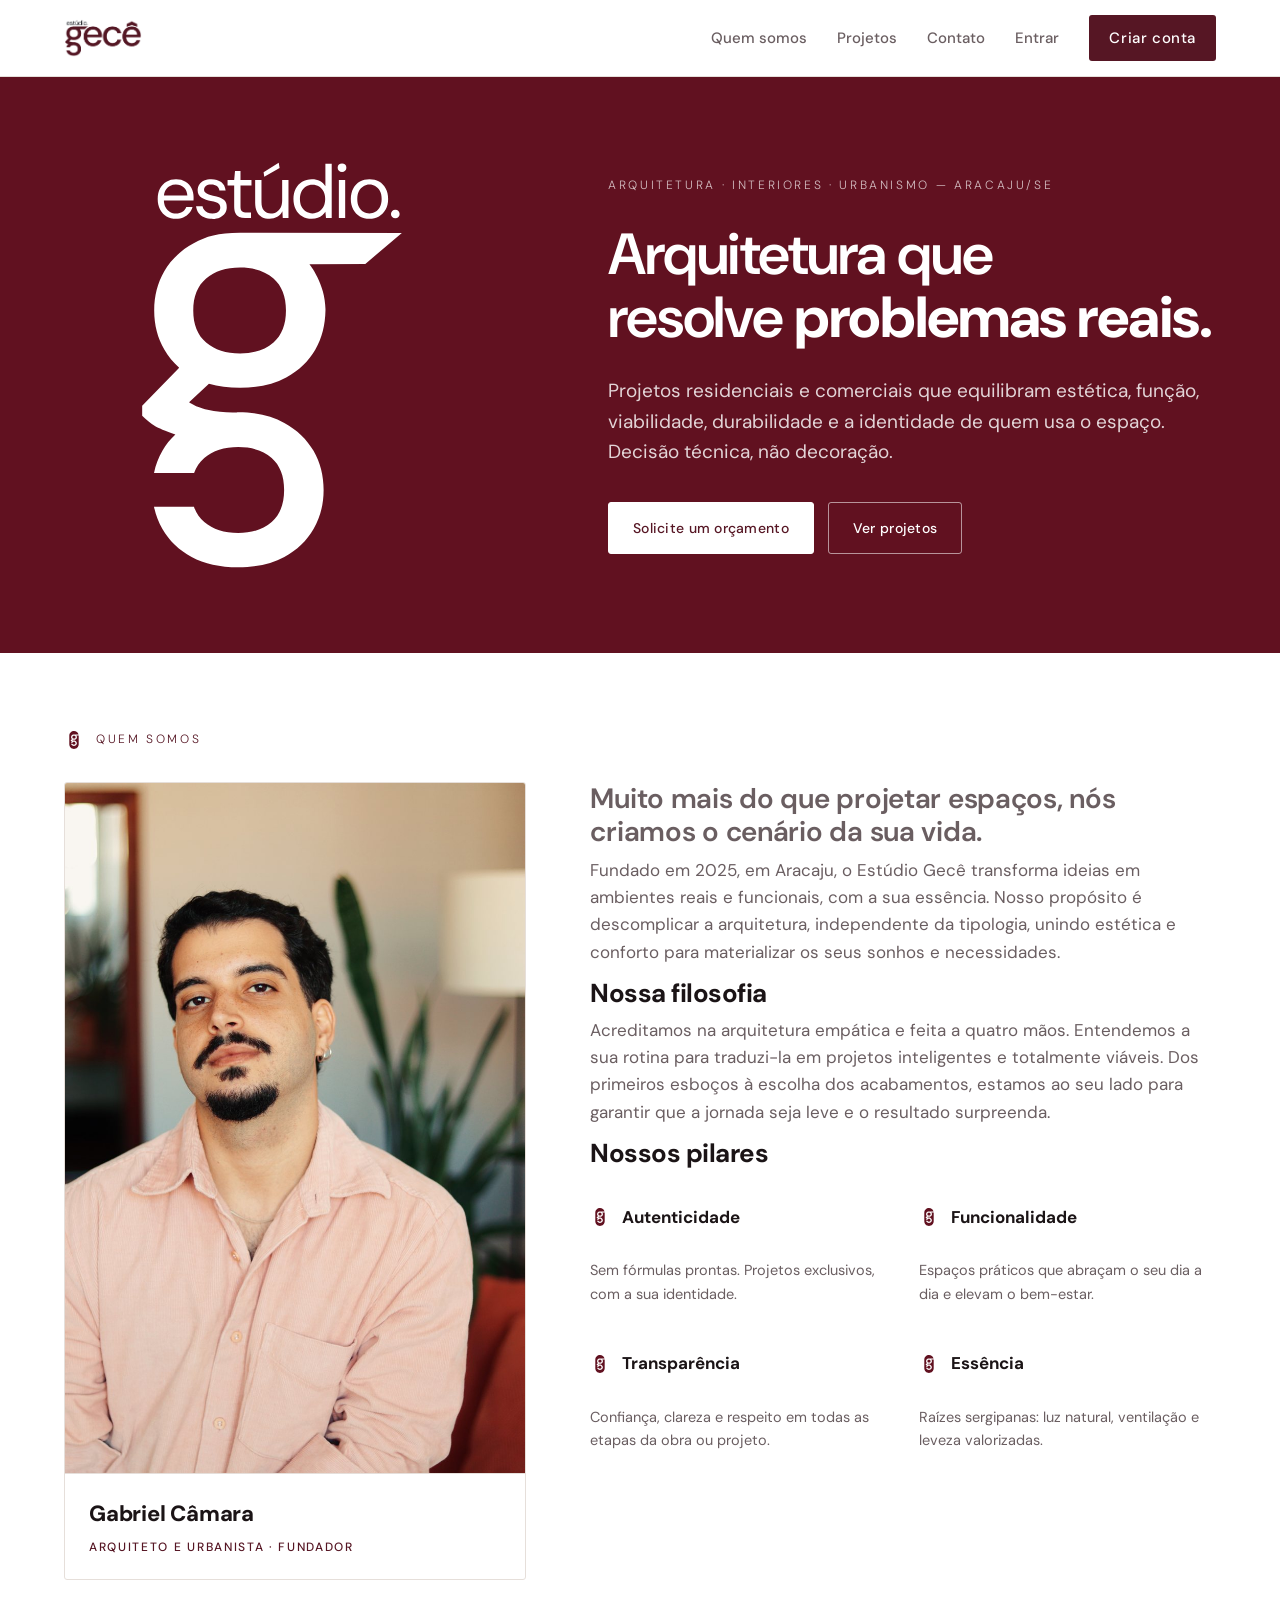
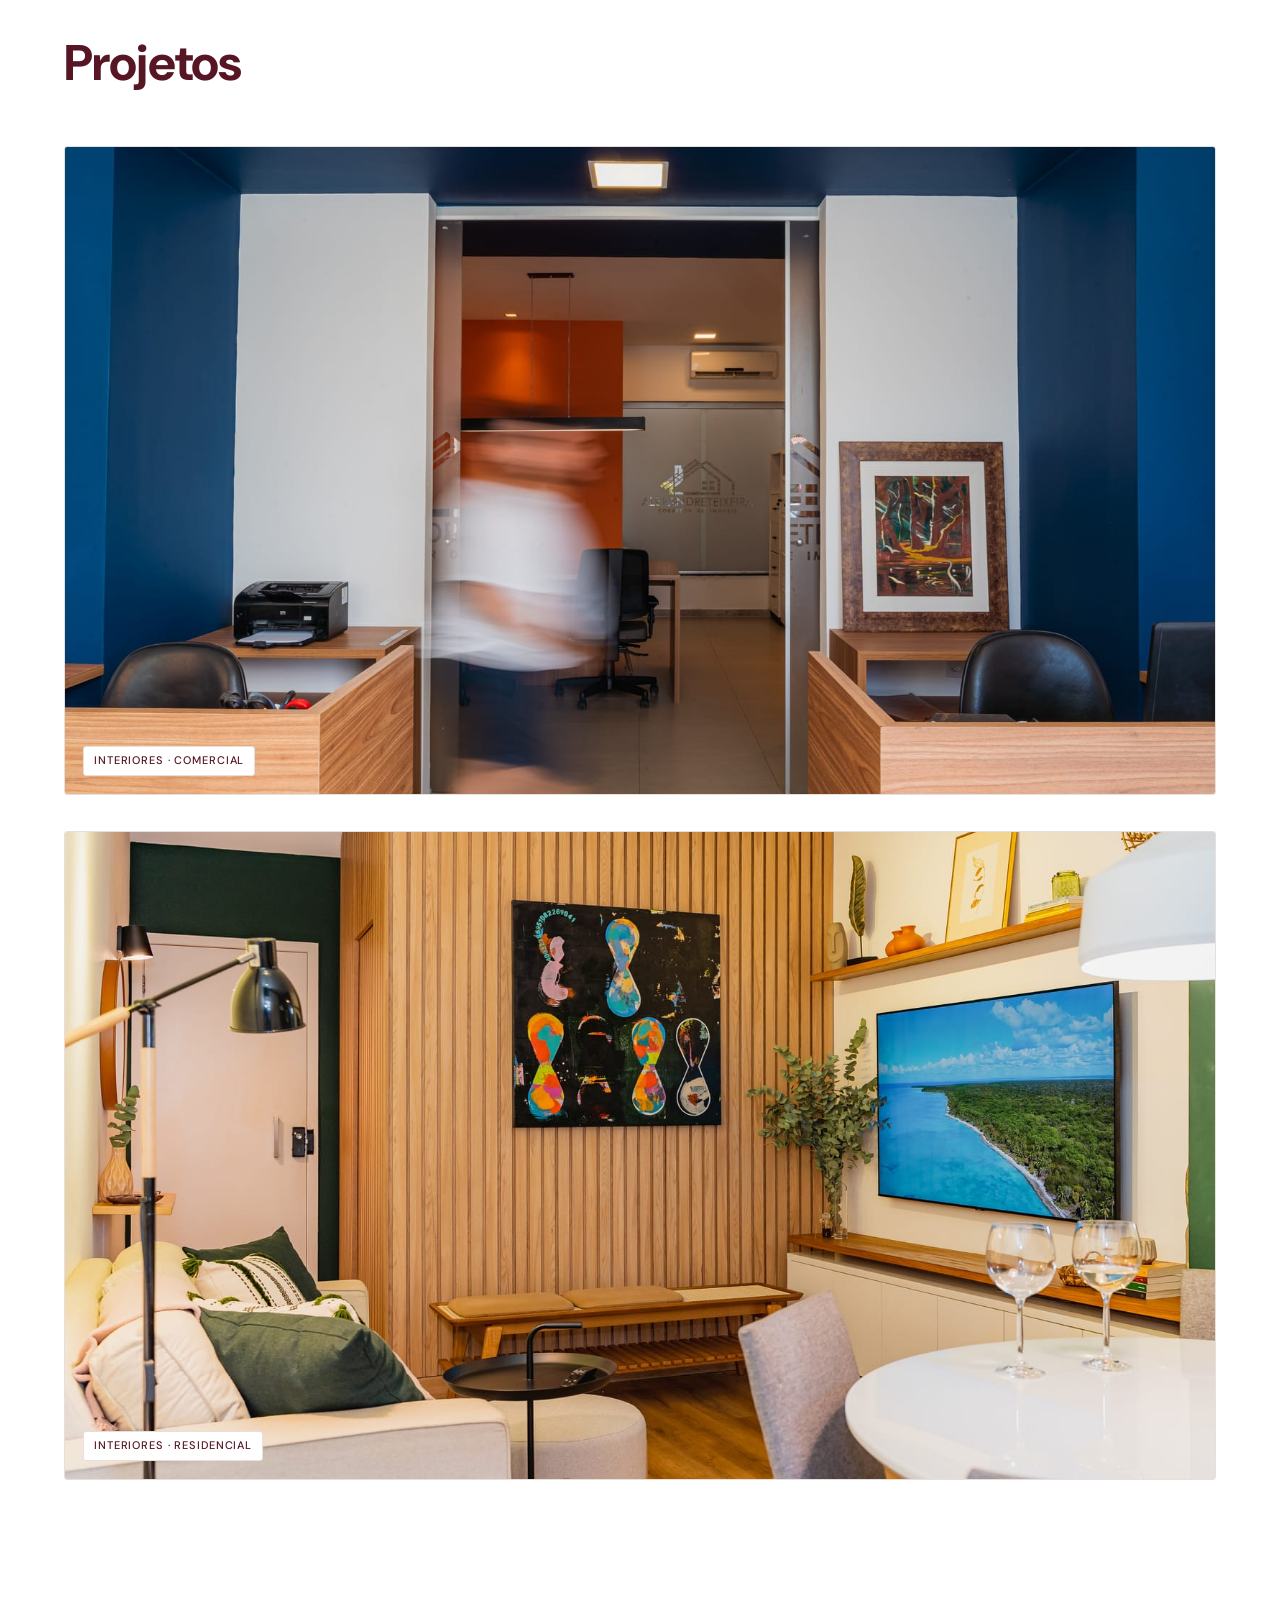
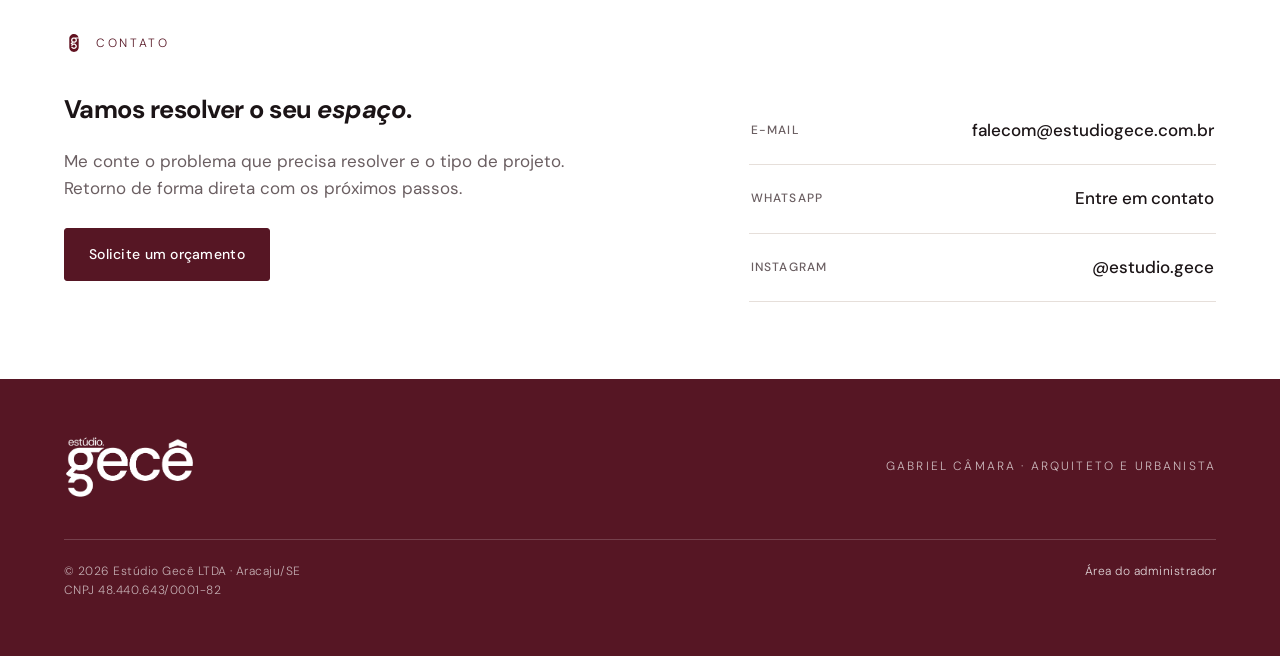
<file: index.html>
<!doctype html>
<html lang="pt-BR">
<head>
  <meta charset="utf-8" />
  <meta name="viewport" content="width=device-width, initial-scale=1" />
  <title>Estúdio Gecê — Arquitetura, interiores e urbanismo · Aracaju/SE</title>
  <meta name="description" content="Estúdio Gecê: arquitetura que resolve problemas reais. Projetos residenciais, comerciais, de interiores e intervenções urbanas em Aracaju e região, por Gabriel Câmara." />

  <meta property="og:title" content="Estúdio Gecê — Arquitetura e urbanismo" />
  <meta property="og:description" content="Arquitetura que equilibra estética, função, viabilidade e identidade." />
  <meta property="og:type" content="website" />
  <meta property="og:locale" content="pt_BR" />
  <meta property="og:image" content="/assets/img/marca-split.png" />

  <link rel="icon" type="image/svg+xml" href="/assets/img/selo-fullcolor.svg" />
  <link rel="icon" type="image/svg+xml" href="/assets/img/selo-fullcolor.svg" media="(prefers-color-scheme: light)" />
  <link rel="icon" type="image/svg+xml" href="/assets/img/selo-branca.svg" media="(prefers-color-scheme: dark)" />
  <link rel="apple-touch-icon" href="/assets/img/selo-fullcolor.svg" />
  <link rel="preconnect" href="https://fonts.googleapis.com" />
  <link rel="preconnect" href="https://fonts.gstatic.com" crossorigin />
  <link href="https://fonts.googleapis.com/css2?family=DM+Sans:wght@400;500;600;700;800&display=swap" rel="stylesheet" />

  <link rel="stylesheet" href="/assets/css/styles.css" />
  <script>document.documentElement.classList.add('js');</script>
</head>
<body>

  <!-- HEADER -->
  <header class="site-header">
    <div class="wrap site-header__inner">
      <a class="brand-logo" href="/" aria-label="Estúdio Gecê — início">
        <img src="/assets/img/logo-gece-transp.png" alt="Estúdio Gecê" />
      </a>

      <button class="nav-toggle" aria-label="Abrir menu" aria-expanded="false">
        <span></span><span></span><span></span>
      </button>

      <nav class="nav" aria-label="Principal">
        <a href="#estudio">Quem somos</a>
        <a href="#projetos">Projetos</a>
        <a href="#contato">Contato</a>
        <a href="/login/">Entrar</a>
        <a class="nav__cta" href="/registrar/">Criar conta</a>
      </nav>
    </div>
  </header>

  <main>

    <!-- HERO -->
    <section class="hero">
      <div class="hero__grid">
        <div class="hero__media" role="img" aria-label="Grafismo da marca Estúdio Gecê"></div>
        <div class="hero__text">
          <p class="eyebrow">Arquitetura · Interiores · Urbanismo — Aracaju/SE</p>
          <h1 class="hero__title">Arquitetura que<br>resolve <em>problemas reais.</em></h1>
          <p class="hero__lede">
            Projetos residenciais e comerciais que equilibram estética, função,
            viabilidade, durabilidade e a identidade de quem usa o espaço.
            Decisão técnica, não decoração.
          </p>
          <div class="hero__actions">
            <a class="btn btn--solid" href="/orcamento/">Solicite um orçamento</a>
            <a class="btn btn--ghost" href="#projetos">Ver projetos</a>
          </div>
        </div>
      </div>
    </section>

    <!-- QUEM SOMOS -->
    <section id="estudio" class="block">
      <div class="wrap">
        <div class="manifesto__head reveal">
          <span class="gable" aria-hidden="true"></span>
          <p class="eyebrow">Quem somos</p>
        </div>

        <div class="about__grid">
          <figure class="founder reveal" style="margin:0">
            <img class="founder__photo" src="/assets/img/gabriel.jpg" alt="Gabriel Câmara, fundador do Estúdio Gecê" />
            <figcaption class="founder__id">
              <div class="founder__name">Gabriel Câmara</div>
              <div class="founder__role">Arquiteto e Urbanista · Fundador</div>
            </figcaption>
          </figure>

          <div class="about__text reveal">
            <p class="about__lead">Muito mais do que projetar espaços, nós criamos o cenário da sua vida.</p>
            <p>
              Fundado em 2025, em Aracaju, o Estúdio Gecê transforma ideias em ambientes
              reais e funcionais, com a sua essência. Nosso propósito é descomplicar a
              arquitetura, independente da tipologia, unindo estética e conforto para
              materializar os seus sonhos e necessidades.
            </p>

            <h3>Nossa filosofia</h3>
            <p>
              Acreditamos na arquitetura empática e feita a quatro mãos. Entendemos a sua
              rotina para traduzi-la em projetos inteligentes e totalmente viáveis. Dos
              primeiros esboços à escolha dos acabamentos, estamos ao seu lado para garantir
              que a jornada seja leve e o resultado surpreenda.
            </p>

            <h3>Nossos pilares</h3>
            <div class="pillars">
              <div class="pillar">
                <div class="pillar__top"><span class="gable" aria-hidden="true"></span><h4>Autenticidade</h4></div>
                <p>Sem fórmulas prontas. Projetos exclusivos, com a sua identidade.</p>
              </div>
              <div class="pillar">
                <div class="pillar__top"><span class="gable" aria-hidden="true"></span><h4>Funcionalidade</h4></div>
                <p>Espaços práticos que abraçam o seu dia a dia e elevam o bem-estar.</p>
              </div>
              <div class="pillar">
                <div class="pillar__top"><span class="gable" aria-hidden="true"></span><h4>Transparência</h4></div>
                <p>Confiança, clareza e respeito em todas as etapas da obra ou projeto.</p>
              </div>
              <div class="pillar">
                <div class="pillar__top"><span class="gable" aria-hidden="true"></span><h4>Essência</h4></div>
                <p>Raízes sergipanas: luz natural, ventilação e leveza valorizadas.</p>
              </div>
            </div>
          </div>
        </div>
      </div>
    </section>

    <!-- PROJETOS -->
    <section id="projetos" class="block">
      <div class="wrap">
        <div class="projects__head reveal">
          <h2>Projetos</h2>
        </div>

        <!-- Um bloco por projeto. Para adicionar: duplique .project-item,
             troque a imagem, a tag, o título e o href da página do projeto. -->
        <div class="projects-list reveal">
          <a class="project-item" href="/projetos/escritorio-at/">
            <div class="project-item__media">
              <img src="/assets/img/projetos/escritorio-at/at-19.jpg" alt="Escritório AT — interior comercial de um corretor de imóveis pelo Estúdio Gecê" loading="lazy" />
              <span class="card__tag">Interiores · Comercial</span>
              <span class="project-item__hovertitle">Escritório AT</span>
            </div>
          </a>
          <a class="project-item" href="/projetos/vida-bela/">
            <div class="project-item__media">
              <img src="/assets/img/projetos/vida-bela/vb-25.jpg" alt="Apartamento Vida Bela — interiores residenciais em Aracaju pelo Estúdio Gecê" loading="lazy" />
              <span class="card__tag">Interiores · Residencial</span>
              <span class="project-item__hovertitle">Apartamento Vida Bela</span>
            </div>
          </a>
        </div>
      </div>
    </section>

    <!-- CONTATO -->
    <section id="contato" class="block">
      <div class="wrap">
        <div class="manifesto__head reveal">
          <span class="gable" aria-hidden="true"></span>
          <p class="eyebrow">Contato</p>
        </div>

        <div class="contact__grid">
          <div class="reveal">
            <h2>Vamos resolver o seu <em>espaço</em>.</h2>
            <p class="contact__lede">
              Me conte o problema que precisa resolver e o tipo de projeto.
              Retorno de forma direta com os próximos passos.
            </p>
            <p style="margin-top:26px"><a class="btn btn--solid" href="/orcamento/">Solicite um orçamento</a></p>
          </div>

          <!-- EDITAR: troque pelos contatos reais -->
          <ul class="contact__list reveal">
            <li><a href="mailto:falecom@estudiogece.com.br"><span class="label">E-mail</span><span class="value">falecom@estudiogece.com.br</span></a></li>
            <li><a href="https://wa.me/5579991021377" target="_blank" rel="noopener"><span class="label">WhatsApp</span><span class="value">Entre em contato</span></a></li>
            <li><a href="https://instagram.com/estudio.gece" target="_blank" rel="noopener"><span class="label">Instagram</span><span class="value">@estudio.gece</span></a></li>
          </ul>
        </div>
      </div>
    </section>

  </main>

  <!-- FOOTER -->
  <footer class="site-footer">
    <div class="wrap">
      <div class="site-footer__top">
        <a class="site-footer__logo" href="/" aria-label="Estúdio Gecê">
          <img src="/assets/img/logo-gece-branco.png" alt="Estúdio Gecê" />
        </a>
        <span class="site-footer__tag">Gabriel Câmara · Arquiteto e Urbanista</span>
      </div>
      <div class="site-footer__legal">
        <span>© <span data-year>2026</span> Estúdio Gecê LTDA · Aracaju/SE<br />CNPJ 48.440.643/0001-82</span>
        <a href="/admin/">Área do administrador</a>
      </div>
    </div>
  </footer>

  <script src="/assets/js/main.js"></script>
</body>
</html>
</file>
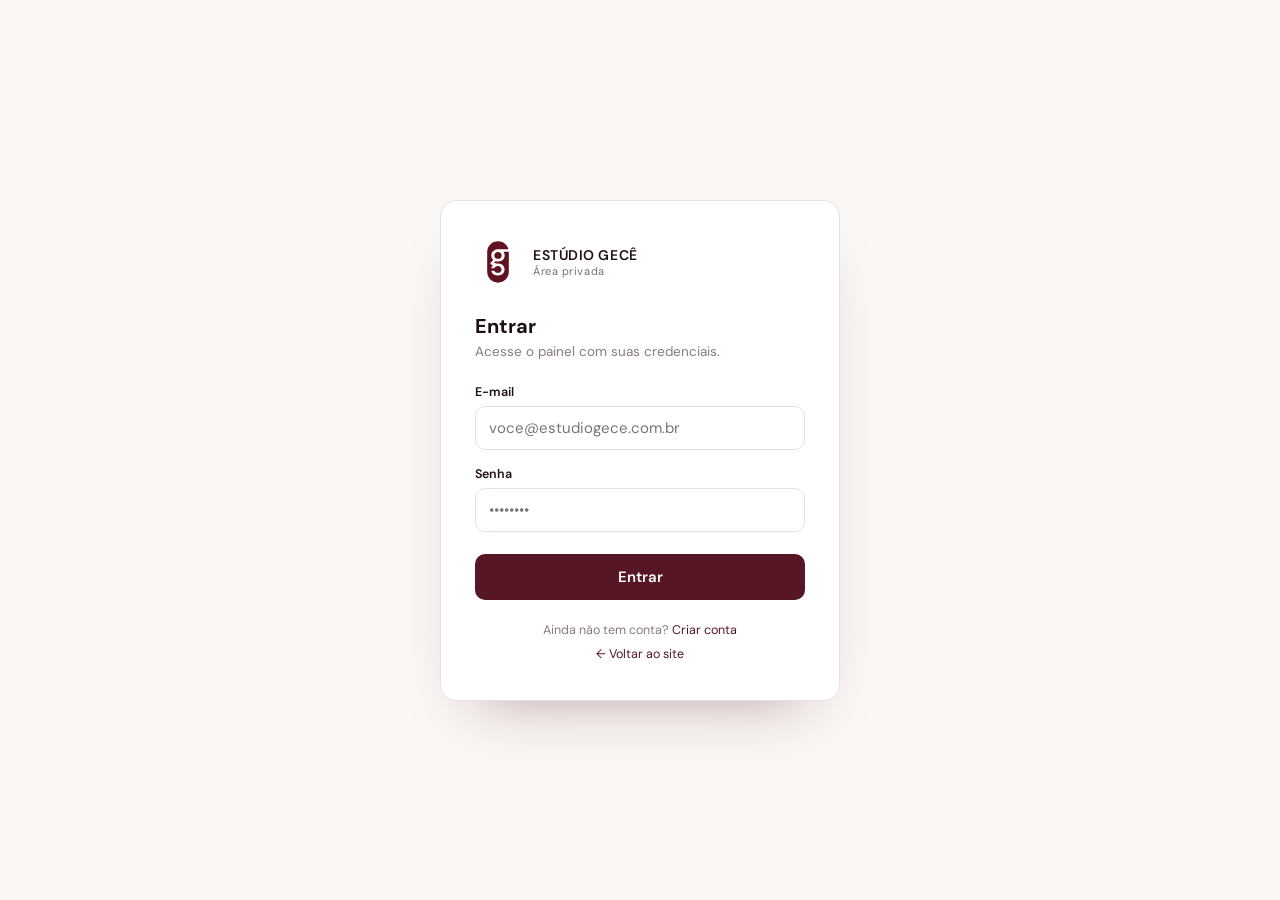
<file: login/index.html>
<!DOCTYPE html>
<html lang="pt-BR">
<head>
<meta charset="UTF-8">
<meta name="viewport" content="width=device-width, initial-scale=1.0">
<meta name="robots" content="noindex, nofollow">
<title>Entrar — Estúdio Gecê</title>
<link rel="icon" type="image/svg+xml" href="/assets/img/selo-fullcolor.svg">
<link rel="preconnect" href="https://fonts.googleapis.com">
<link rel="preconnect" href="https://fonts.gstatic.com" crossorigin>
<link href="https://fonts.googleapis.com/css2?family=DM+Sans:opsz,wght@9..40,400;9..40,500;9..40,600;9..40,700&display=swap" rel="stylesheet">
<style>
  :root { --bordeaux:#561624; --bordeaux-light:#7a2438; --cream:#FAF7F4; --ink:#211013; --muted:#8a7a7d; --line:#e8e0e1; --danger:#a13b3b; --radius:10px; }
  * { box-sizing:border-box; margin:0; padding:0; }
  body { font-family:'DM Sans',sans-serif; background:var(--cream); color:var(--ink); min-height:100vh; display:flex; align-items:center; justify-content:center; padding:24px; }
  .card { background:#fff; border:1px solid var(--line); border-radius:16px; box-shadow:0 30px 60px -40px rgba(86,22,36,.5); width:100%; max-width:400px; padding:38px 34px; }
  .brand { display:flex; align-items:center; gap:12px; margin-bottom:28px; }
  .mark { width:46px; height:46px; object-fit:contain; display:block; }
  .brand .txt { font-size:14px; font-weight:600; letter-spacing:.04em; }
  .brand .txt span { display:block; font-size:11px; font-weight:400; opacity:.6; }
  h1 { font-size:20px; font-weight:700; margin-bottom:4px; }
  .sub { font-size:13.5px; color:var(--muted); margin-bottom:24px; }
  .field { margin-bottom:16px; }
  .field label { display:block; font-size:12.5px; font-weight:600; margin-bottom:6px; }
  .field input { width:100%; font-family:inherit; font-size:15px; padding:11px 13px; border:1px solid var(--line); border-radius:var(--radius); color:var(--ink); }
  .field input:focus { outline:none; border-color:var(--bordeaux); box-shadow:0 0 0 3px rgba(86,22,36,.1); }
  .btn { width:100%; font-family:inherit; font-size:15px; font-weight:600; background:var(--bordeaux); color:#fff; border:none; border-radius:var(--radius); padding:13px; cursor:pointer; transition:background .15s ease; margin-top:6px; }
  .btn:hover { background:var(--bordeaux-light); }
  .btn:disabled { opacity:.6; cursor:default; }
  .msg { font-size:13px; color:var(--danger); background:#f6dede; border-radius:var(--radius); padding:10px 12px; margin-bottom:16px; display:none; }
  .msg.show { display:block; }
  .foot { margin-top:22px; font-size:12.5px; color:var(--muted); text-align:center; }
  .foot a { color:var(--bordeaux); text-decoration:none; }
</style>
</head>
<body>
  <form class="card" id="loginForm" autocomplete="on">
    <div class="brand">
      <img class="mark" src="/assets/img/selo-fullcolor.svg" alt="Estúdio Gecê" />
      <div class="txt">ESTÚDIO GECÊ<span>Área privada</span></div>
    </div>
    <h1>Entrar</h1>
    <p class="sub">Acesse o painel com suas credenciais.</p>
    <div class="msg" id="msg"></div>
    <div class="field">
      <label for="email">E-mail</label>
      <input type="email" id="email" name="email" required autocomplete="username" placeholder="voce@estudiogece.com.br">
    </div>
    <div class="field">
      <label for="senha">Senha</label>
      <input type="password" id="senha" name="senha" required autocomplete="current-password" placeholder="••••••••">
    </div>
    <button class="btn" type="submit" id="btn">Entrar</button>
    <div class="foot">Ainda não tem conta? <a href="/registrar/">Criar conta</a></div>
    <div class="foot" style="margin-top:8px"><a href="/">← Voltar ao site</a></div>
  </form>

<script>
  const params = new URLSearchParams(location.search);
  const next = params.get('next') || '/admin/';
  const form = document.getElementById('loginForm');
  const msg = document.getElementById('msg');
  const btn = document.getElementById('btn');

  form.addEventListener('submit', async (e) => {
    e.preventDefault();
    msg.classList.remove('show');
    btn.disabled = true; btn.textContent = 'Entrando…';
    try {
      const res = await fetch('/api/login', {
        method: 'POST',
        headers: { 'content-type': 'application/json' },
        body: JSON.stringify({
          email: document.getElementById('email').value,
          senha: document.getElementById('senha').value,
        }),
      });
      const data = await res.json().catch(() => ({}));
      if (res.ok && data.ok) {
        const role = data.user && data.user.role;
        const home = role === 'admin' ? '/admin/' : '/portal/';
        const dest = (next && next !== '/admin/') ? next : home;
        location.href = dest.startsWith('/') ? dest : home;
      } else {
        msg.textContent = data.error || 'Não foi possível entrar.';
        msg.classList.add('show');
      }
    } catch {
      msg.textContent = 'Erro de conexão. Tente novamente.';
      msg.classList.add('show');
    } finally {
      btn.disabled = false; btn.textContent = 'Entrar';
    }
  });
</script>
</body>
</html>
</file>
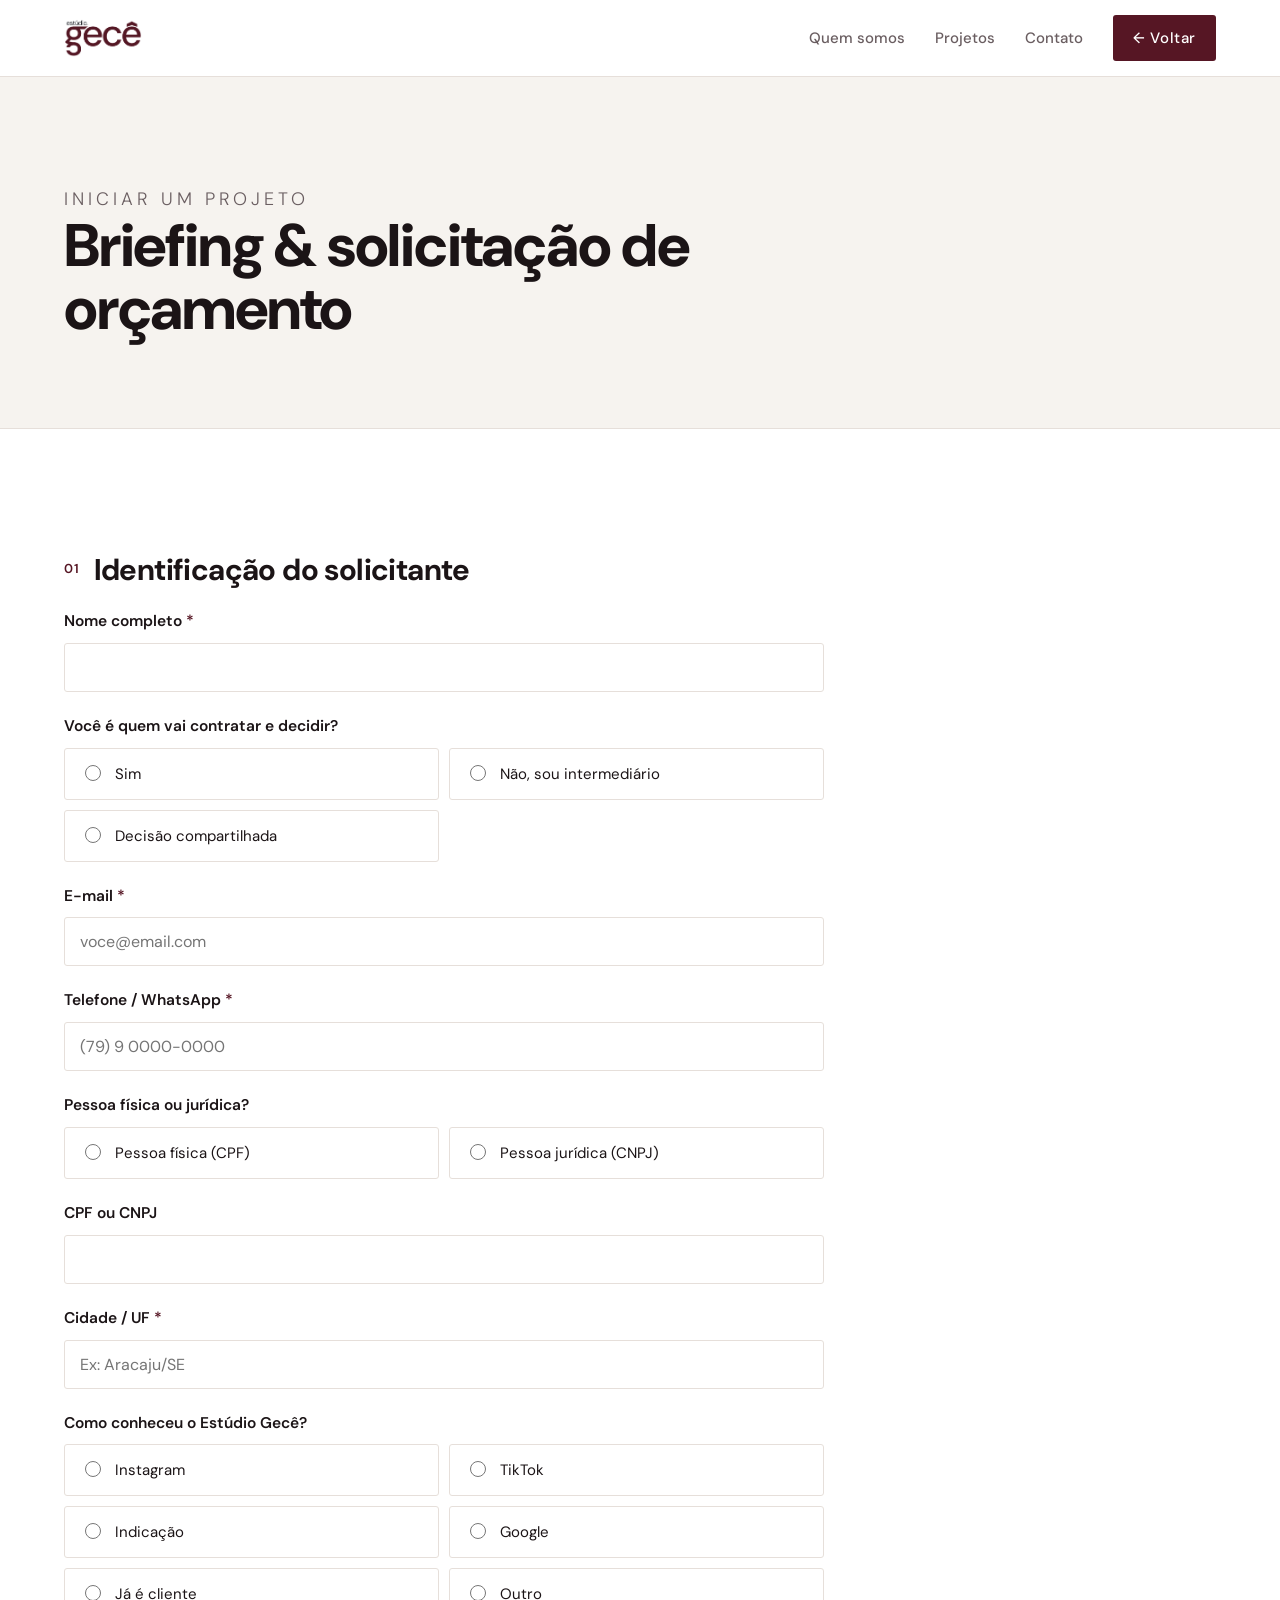
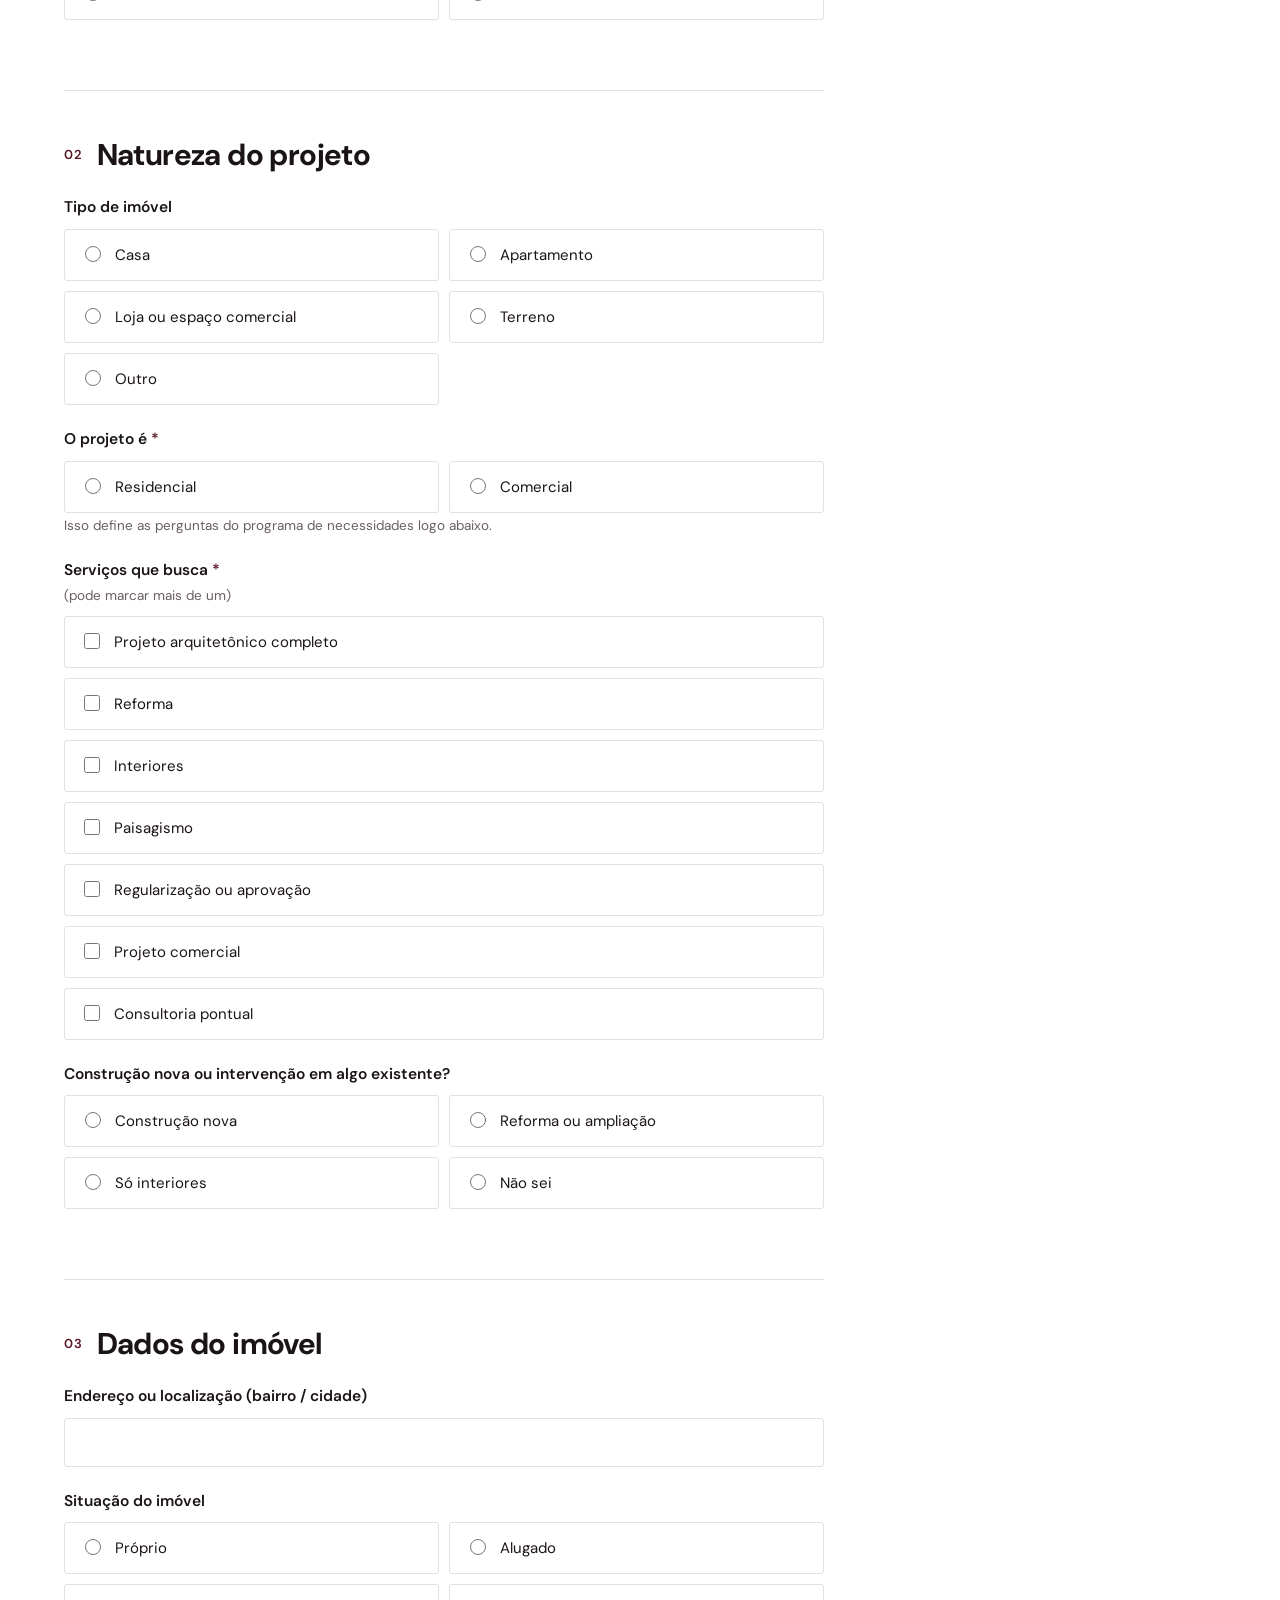
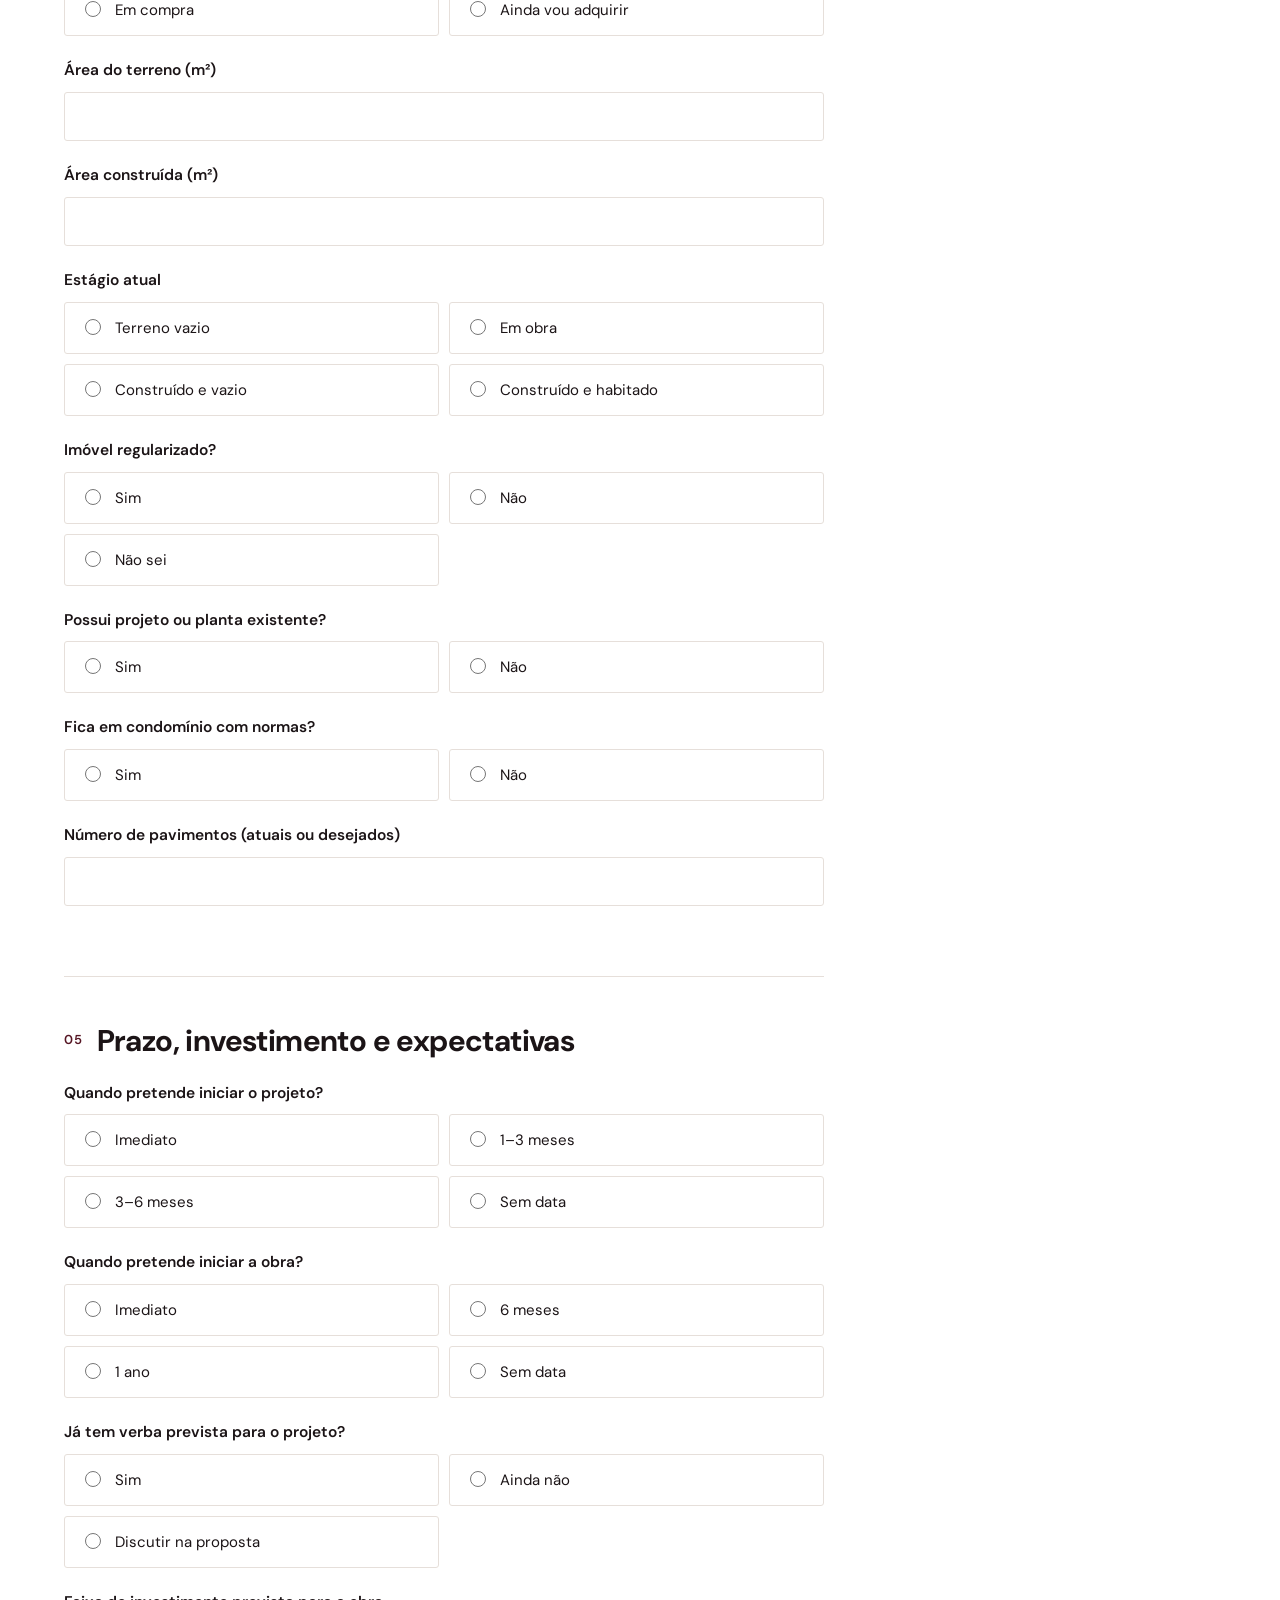
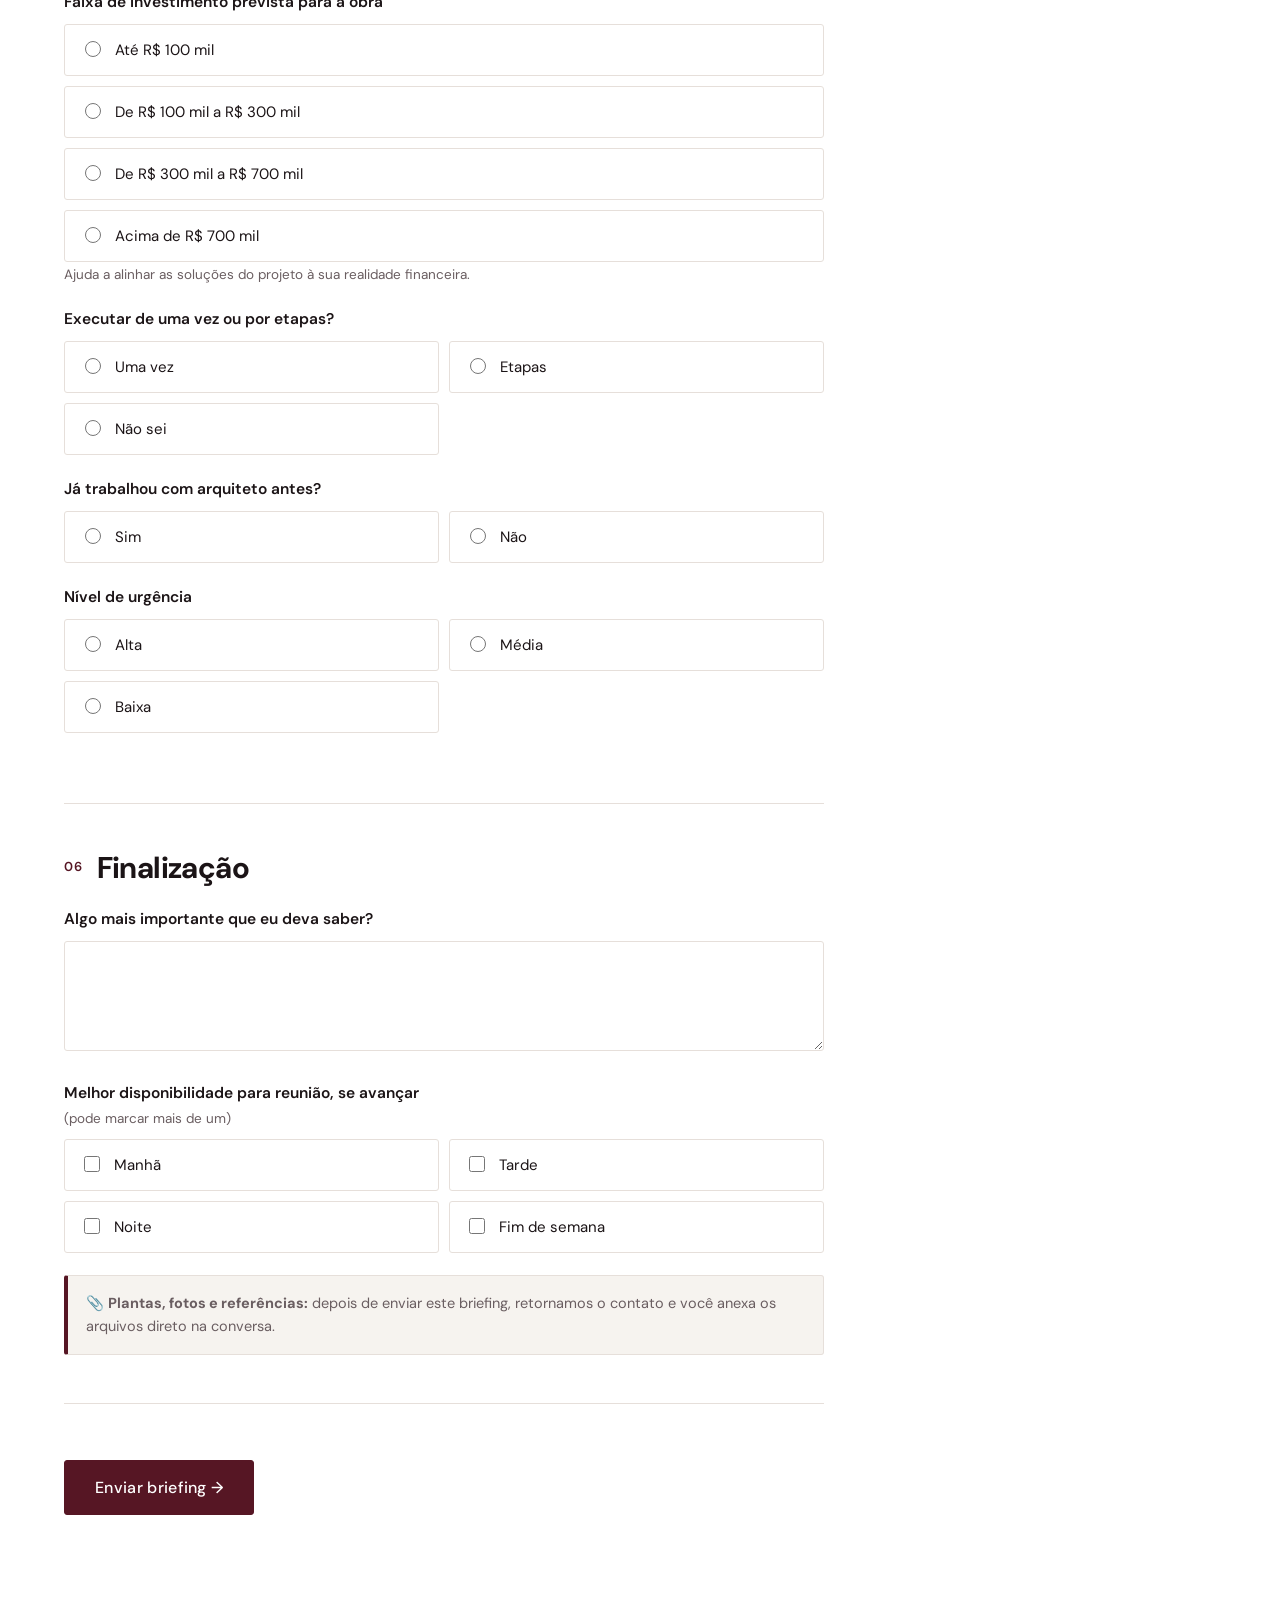
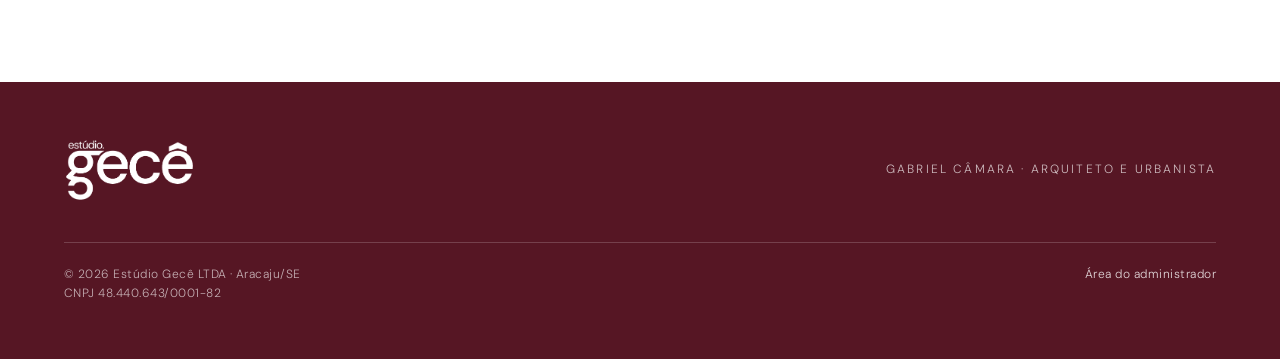
<file: orcamento/index.html>
<!doctype html>
<html lang="pt-BR">
<head>
  <meta charset="utf-8" />
  <meta name="viewport" content="width=device-width, initial-scale=1" />
  <title>Iniciar um projeto — Estúdio Gecê</title>
  <meta name="description" content="Briefing de projeto: responda algumas perguntas e receba um orçamento do Estúdio Gecê." />
  <link rel="icon" type="image/svg+xml" href="/assets/img/selo-fullcolor.svg" />
  <link rel="icon" type="image/svg+xml" href="/assets/img/selo-fullcolor.svg" media="(prefers-color-scheme: light)" />
  <link rel="icon" type="image/svg+xml" href="/assets/img/selo-branca.svg" media="(prefers-color-scheme: dark)" />
  <link rel="apple-touch-icon" href="/assets/img/selo-fullcolor.svg" />
  <link rel="preconnect" href="https://fonts.googleapis.com" />
  <link rel="preconnect" href="https://fonts.gstatic.com" crossorigin />
  <link href="https://fonts.googleapis.com/css2?family=DM+Sans:wght@400;500;600;700;800&display=swap" rel="stylesheet" />
  <link rel="stylesheet" href="/assets/css/styles.css" />
</head>
<body>

  <header class="site-header">
    <div class="wrap site-header__inner">
      <a class="brand-logo" href="/" aria-label="Estúdio Gecê — início">
        <img src="/assets/img/logo-gece-transp.png" alt="Estúdio Gecê" />
      </a>
      <nav class="nav" aria-label="Principal">
        <a href="/#estudio">Quem somos</a>
        <a href="/#projetos">Projetos</a>
        <a href="/#contato">Contato</a>
        <a class="nav__cta" href="/">← Voltar</a>
      </nav>
    </div>
  </header>

  <main>
    <section class="form-hero">
      <div class="wrap">
        <p class="eyebrow">Iniciar um projeto</p>
        <h1>Briefing &amp; solicitação de orçamento</h1>
      </div>
    </section>

    <section class="block">
      <div class="wrap">
        <form id="briefing" class="fbody" novalidate>

          <!-- 1. IDENTIFICAÇÃO -->
          <div class="fsection">
            <div class="fsection__num"><span>01</span><h2>Identificação do solicitante</h2></div>

            <div class="field">
              <label>Nome completo <span class="required">*</span></label>
              <input type="text" name="nome" required />
            </div>
            <div class="field">
              <label>Você é quem vai contratar e decidir?</label>
              <div class="opts opts--row">
                <label class="opt"><input type="radio" name="decisor" value="Sim" /><span>Sim</span></label>
                <label class="opt"><input type="radio" name="decisor" value="Não, sou intermediário" /><span>Não, sou intermediário</span></label>
                <label class="opt"><input type="radio" name="decisor" value="Decisão compartilhada" /><span>Decisão compartilhada</span></label>
              </div>
            </div>
            <div class="field">
              <label>E-mail <span class="required">*</span></label>
              <input type="email" name="email" placeholder="voce@email.com" required />
            </div>
            <div class="field">
              <label>Telefone / WhatsApp <span class="required">*</span></label>
              <input type="tel" name="telefone" placeholder="(79) 9 0000-0000" required />
            </div>
            <div class="field">
              <label>Pessoa física ou jurídica?</label>
              <div class="opts opts--row">
                <label class="opt"><input type="radio" name="pf_pj" value="Pessoa física (CPF)" /><span>Pessoa física (CPF)</span></label>
                <label class="opt"><input type="radio" name="pf_pj" value="Pessoa jurídica (CNPJ)" /><span>Pessoa jurídica (CNPJ)</span></label>
              </div>
            </div>
            <div class="field">
              <label>CPF ou CNPJ</label>
              <input type="text" name="documento" />
            </div>
            <div class="field">
              <label>Cidade / UF <span class="required">*</span></label>
              <input type="text" name="cidade_uf" placeholder="Ex: Aracaju/SE" required />
            </div>
            <div class="field">
              <label>Como conheceu o Estúdio Gecê?</label>
              <div class="opts opts--row">
                <label class="opt"><input type="radio" name="origem" value="Instagram" /><span>Instagram</span></label>
                <label class="opt"><input type="radio" name="origem" value="TikTok" /><span>TikTok</span></label>
                <label class="opt"><input type="radio" name="origem" value="Indicação" /><span>Indicação</span></label>
                <label class="opt"><input type="radio" name="origem" value="Google" /><span>Google</span></label>
                <label class="opt"><input type="radio" name="origem" value="Já é cliente" /><span>Já é cliente</span></label>
                <label class="opt"><input type="radio" name="origem" value="Outro" /><span>Outro</span></label>
              </div>
            </div>
          </div>

          <!-- 2. NATUREZA DO PROJETO -->
          <div class="fsection">
            <div class="fsection__num"><span>02</span><h2>Natureza do projeto</h2></div>

            <div class="field">
              <label>Tipo de imóvel</label>
              <div class="opts opts--row">
                <label class="opt"><input type="radio" name="tipo_imovel" value="Casa" /><span>Casa</span></label>
                <label class="opt"><input type="radio" name="tipo_imovel" value="Apartamento" /><span>Apartamento</span></label>
                <label class="opt"><input type="radio" name="tipo_imovel" value="Loja ou espaço comercial" /><span>Loja ou espaço comercial</span></label>
                <label class="opt"><input type="radio" name="tipo_imovel" value="Terreno" /><span>Terreno</span></label>
                <label class="opt"><input type="radio" name="tipo_imovel" value="Outro" /><span>Outro</span></label>
              </div>
            </div>
            <div class="field">
              <label>O projeto é <span class="required">*</span></label>
              <div class="opts opts--row">
                <label class="opt"><input type="radio" name="perfil" value="Residencial" required /><span>Residencial</span></label>
                <label class="opt"><input type="radio" name="perfil" value="Comercial" /><span>Comercial</span></label>
              </div>
              <span class="hint">Isso define as perguntas do programa de necessidades logo abaixo.</span>
            </div>
            <div class="field">
              <label>Serviços que busca <span class="required">*</span> <span class="hint">(pode marcar mais de um)</span></label>
              <div class="opts">
                <label class="opt"><input type="checkbox" name="servicos" value="Projeto arquitetônico completo" /><span>Projeto arquitetônico completo</span></label>
                <label class="opt"><input type="checkbox" name="servicos" value="Reforma" /><span>Reforma</span></label>
                <label class="opt"><input type="checkbox" name="servicos" value="Interiores" /><span>Interiores</span></label>
                <label class="opt"><input type="checkbox" name="servicos" value="Paisagismo" /><span>Paisagismo</span></label>
                <label class="opt"><input type="checkbox" name="servicos" value="Regularização ou aprovação" /><span>Regularização ou aprovação</span></label>
                <label class="opt"><input type="checkbox" name="servicos" value="Projeto comercial" /><span>Projeto comercial</span></label>
                <label class="opt"><input type="checkbox" name="servicos" value="Consultoria pontual" /><span>Consultoria pontual</span></label>
              </div>
            </div>
            <div class="field">
              <label>Construção nova ou intervenção em algo existente?</label>
              <div class="opts opts--row">
                <label class="opt"><input type="radio" name="obra_tipo" value="Construção nova" /><span>Construção nova</span></label>
                <label class="opt"><input type="radio" name="obra_tipo" value="Reforma ou ampliação" /><span>Reforma ou ampliação</span></label>
                <label class="opt"><input type="radio" name="obra_tipo" value="Só interiores" /><span>Só interiores</span></label>
                <label class="opt"><input type="radio" name="obra_tipo" value="Não sei" /><span>Não sei</span></label>
              </div>
            </div>
          </div>

          <!-- 3. DADOS DO IMÓVEL -->
          <div class="fsection">
            <div class="fsection__num"><span>03</span><h2>Dados do imóvel</h2></div>

            <div class="field">
              <label>Endereço ou localização (bairro / cidade)</label>
              <input type="text" name="endereco" />
            </div>
            <div class="field">
              <label>Situação do imóvel</label>
              <div class="opts opts--row">
                <label class="opt"><input type="radio" name="situacao_imovel" value="Próprio" /><span>Próprio</span></label>
                <label class="opt"><input type="radio" name="situacao_imovel" value="Alugado" /><span>Alugado</span></label>
                <label class="opt"><input type="radio" name="situacao_imovel" value="Em compra" /><span>Em compra</span></label>
                <label class="opt"><input type="radio" name="situacao_imovel" value="Ainda vou adquirir" /><span>Ainda vou adquirir</span></label>
              </div>
            </div>
            <div class="field">
              <label>Área do terreno (m²)</label>
              <input type="text" name="area_terreno" inputmode="decimal" />
            </div>
            <div class="field">
              <label>Área construída (m²)</label>
              <input type="text" name="area_construida" inputmode="decimal" />
            </div>
            <div class="field">
              <label>Estágio atual</label>
              <div class="opts opts--row">
                <label class="opt"><input type="radio" name="estagio" value="Terreno vazio" /><span>Terreno vazio</span></label>
                <label class="opt"><input type="radio" name="estagio" value="Em obra" /><span>Em obra</span></label>
                <label class="opt"><input type="radio" name="estagio" value="Construído e vazio" /><span>Construído e vazio</span></label>
                <label class="opt"><input type="radio" name="estagio" value="Construído e habitado" /><span>Construído e habitado</span></label>
              </div>
            </div>
            <div class="field">
              <label>Imóvel regularizado?</label>
              <div class="opts opts--row">
                <label class="opt"><input type="radio" name="regularizado" value="Sim" /><span>Sim</span></label>
                <label class="opt"><input type="radio" name="regularizado" value="Não" /><span>Não</span></label>
                <label class="opt"><input type="radio" name="regularizado" value="Não sei" /><span>Não sei</span></label>
              </div>
            </div>
            <div class="field">
              <label>Possui projeto ou planta existente?</label>
              <div class="opts opts--row">
                <label class="opt"><input type="radio" name="possui_planta" value="Sim" /><span>Sim</span></label>
                <label class="opt"><input type="radio" name="possui_planta" value="Não" /><span>Não</span></label>
              </div>
            </div>
            <div class="field">
              <label>Fica em condomínio com normas?</label>
              <div class="opts opts--row">
                <label class="opt"><input type="radio" name="condominio" value="Sim" /><span>Sim</span></label>
                <label class="opt"><input type="radio" name="condominio" value="Não" /><span>Não</span></label>
              </div>
            </div>
            <div class="field">
              <label>Número de pavimentos (atuais ou desejados)</label>
              <input type="text" name="pavimentos" />
            </div>
          </div>

          <!-- 4R. PROGRAMA — RESIDENCIAL -->
          <div class="fsection cond cond--res" data-perfil="Residencial">
            <div class="fsection__num"><span>04</span><h2>Programa de necessidades — Residencial</h2></div>

            <div class="field">
              <label>Quantas pessoas vão morar? (adultos, crianças, idosos)</label>
              <input type="text" name="res_moradores" />
            </div>
            <div class="field">
              <label>Há pets? Quais?</label>
              <input type="text" name="res_pets" />
            </div>
            <div class="field">
              <label>Quantos quartos? Quantos em suíte?</label>
              <input type="text" name="res_quartos" />
            </div>
            <div class="field">
              <label>Ambientes desejados <span class="hint">(pode marcar mais de um)</span></label>
              <div class="opts opts--row">
                <label class="opt"><input type="checkbox" name="res_ambientes" value="Sala de estar" /><span>Sala de estar</span></label>
                <label class="opt"><input type="checkbox" name="res_ambientes" value="Sala de jantar" /><span>Sala de jantar</span></label>
                <label class="opt"><input type="checkbox" name="res_ambientes" value="Cozinha integrada" /><span>Cozinha integrada</span></label>
                <label class="opt"><input type="checkbox" name="res_ambientes" value="Home office" /><span>Home office</span></label>
                <label class="opt"><input type="checkbox" name="res_ambientes" value="Lavabo" /><span>Lavabo</span></label>
                <label class="opt"><input type="checkbox" name="res_ambientes" value="Área gourmet" /><span>Área gourmet</span></label>
                <label class="opt"><input type="checkbox" name="res_ambientes" value="Churrasqueira" /><span>Churrasqueira</span></label>
                <label class="opt"><input type="checkbox" name="res_ambientes" value="Piscina" /><span>Piscina</span></label>
                <label class="opt"><input type="checkbox" name="res_ambientes" value="Área de serviço" /><span>Área de serviço</span></label>
                <label class="opt"><input type="checkbox" name="res_ambientes" value="Closet" /><span>Closet</span></label>
                <label class="opt"><input type="checkbox" name="res_ambientes" value="Despensa" /><span>Despensa</span></label>
                <label class="opt"><input type="checkbox" name="res_ambientes" value="Espaço pet" /><span>Espaço pet</span></label>
                <label class="opt"><input type="checkbox" name="res_ambientes" value="Home theater" /><span>Home theater</span></label>
                <label class="opt"><input type="checkbox" name="res_ambientes" value="Academia" /><span>Academia</span></label>
                <label class="opt"><input type="checkbox" name="res_ambientes" value="Outro" /><span>Outro</span></label>
              </div>
            </div>
            <div class="field">
              <label>Necessidades de acessibilidade ou mobilidade?</label>
              <input type="text" name="res_acessibilidade" />
            </div>
            <div class="field">
              <label>O que mais te incomoda no imóvel ou em como você mora hoje?</label>
              <textarea name="res_incomodo"></textarea>
            </div>
            <div class="field">
              <label>O que é inegociável neste projeto?</label>
              <textarea name="res_inegociavel"></textarea>
            </div>
            <div class="field">
              <label>Estilo / referências (descrição ou links)</label>
              <textarea name="res_estilo"></textarea>
            </div>
          </div>

          <!-- 4C. PROGRAMA — COMERCIAL -->
          <div class="fsection cond cond--com" data-perfil="Comercial" hidden>
            <div class="fsection__num"><span>04</span><h2>Programa de necessidades — Comercial</h2></div>

            <div class="field">
              <label>Qual o ramo do negócio?</label>
              <input type="text" name="com_ramo" />
            </div>
            <div class="field">
              <label>Quantos funcionários / postos de trabalho?</label>
              <input type="text" name="com_funcionarios" />
            </div>
            <div class="field">
              <label>Atende público presencialmente?</label>
              <div class="opts opts--row">
                <label class="opt"><input type="radio" name="com_publico" value="Sim, loja/PDV" /><span>Sim, loja/PDV</span></label>
                <label class="opt"><input type="radio" name="com_publico" value="Não, escritório" /><span>Não, escritório</span></label>
                <label class="opt"><input type="radio" name="com_publico" value="Misto" /><span>Misto</span></label>
              </div>
            </div>
            <div class="field">
              <label>Ambientes necessários <span class="hint">(pode marcar mais de um)</span></label>
              <div class="opts opts--row">
                <label class="opt"><input type="checkbox" name="com_ambientes" value="Atendimento" /><span>Atendimento</span></label>
                <label class="opt"><input type="checkbox" name="com_ambientes" value="Vitrine" /><span>Vitrine</span></label>
                <label class="opt"><input type="checkbox" name="com_ambientes" value="Estoque" /><span>Estoque</span></label>
                <label class="opt"><input type="checkbox" name="com_ambientes" value="Copa" /><span>Copa</span></label>
                <label class="opt"><input type="checkbox" name="com_ambientes" value="Banheiros" /><span>Banheiros</span></label>
                <label class="opt"><input type="checkbox" name="com_ambientes" value="Sala de reunião" /><span>Sala de reunião</span></label>
                <label class="opt"><input type="checkbox" name="com_ambientes" value="Recepção" /><span>Recepção</span></label>
                <label class="opt"><input type="checkbox" name="com_ambientes" value="Postos de trabalho" /><span>Postos de trabalho</span></label>
                <label class="opt"><input type="checkbox" name="com_ambientes" value="Depósito" /><span>Depósito</span></label>
                <label class="opt"><input type="checkbox" name="com_ambientes" value="Outro" /><span>Outro</span></label>
              </div>
            </div>
            <div class="field">
              <label>O espaço precisa comunicar a marca? Já há branding definido?</label>
              <textarea name="com_marca"></textarea>
            </div>
            <div class="field">
              <label>Ponto já definido ou ainda escolhendo?</label>
              <div class="opts opts--row">
                <label class="opt"><input type="radio" name="com_ponto" value="Definido" /><span>Definido</span></label>
                <label class="opt"><input type="radio" name="com_ponto" value="Escolhendo" /><span>Escolhendo</span></label>
              </div>
            </div>
            <div class="field">
              <label>O que é inegociável neste projeto?</label>
              <textarea name="com_inegociavel"></textarea>
            </div>
            <div class="field">
              <label>Referências de espaços que admira (descrição ou links)</label>
              <textarea name="com_referencias"></textarea>
            </div>
          </div>

          <!-- 5. PRAZO, INVESTIMENTO E EXPECTATIVAS -->
          <div class="fsection">
            <div class="fsection__num"><span>05</span><h2>Prazo, investimento e expectativas</h2></div>

            <div class="field">
              <label>Quando pretende iniciar o projeto?</label>
              <div class="opts opts--row">
                <label class="opt"><input type="radio" name="inicio_projeto" value="Imediato" /><span>Imediato</span></label>
                <label class="opt"><input type="radio" name="inicio_projeto" value="1–3 meses" /><span>1–3 meses</span></label>
                <label class="opt"><input type="radio" name="inicio_projeto" value="3–6 meses" /><span>3–6 meses</span></label>
                <label class="opt"><input type="radio" name="inicio_projeto" value="Sem data" /><span>Sem data</span></label>
              </div>
            </div>
            <div class="field">
              <label>Quando pretende iniciar a obra?</label>
              <div class="opts opts--row">
                <label class="opt"><input type="radio" name="inicio_obra" value="Imediato" /><span>Imediato</span></label>
                <label class="opt"><input type="radio" name="inicio_obra" value="6 meses" /><span>6 meses</span></label>
                <label class="opt"><input type="radio" name="inicio_obra" value="1 ano" /><span>1 ano</span></label>
                <label class="opt"><input type="radio" name="inicio_obra" value="Sem data" /><span>Sem data</span></label>
              </div>
            </div>
            <div class="field">
              <label>Já tem verba prevista para o projeto?</label>
              <div class="opts opts--row">
                <label class="opt"><input type="radio" name="verba" value="Sim" /><span>Sim</span></label>
                <label class="opt"><input type="radio" name="verba" value="Ainda não" /><span>Ainda não</span></label>
                <label class="opt"><input type="radio" name="verba" value="Discutir na proposta" /><span>Discutir na proposta</span></label>
              </div>
            </div>
            <div class="field">
              <label>Faixa de investimento prevista para a obra</label>
              <div class="opts">
                <label class="opt"><input type="radio" name="investimento" value="Até R$ 100 mil" /><span>Até R$ 100 mil</span></label>
                <label class="opt"><input type="radio" name="investimento" value="De R$ 100 mil a R$ 300 mil" /><span>De R$ 100 mil a R$ 300 mil</span></label>
                <label class="opt"><input type="radio" name="investimento" value="De R$ 300 mil a R$ 700 mil" /><span>De R$ 300 mil a R$ 700 mil</span></label>
                <label class="opt"><input type="radio" name="investimento" value="Acima de R$ 700 mil" /><span>Acima de R$ 700 mil</span></label>
              </div>
              <span class="hint">Ajuda a alinhar as soluções do projeto à sua realidade financeira.</span>
            </div>
            <div class="field">
              <label>Executar de uma vez ou por etapas?</label>
              <div class="opts opts--row">
                <label class="opt"><input type="radio" name="execucao" value="Uma vez" /><span>Uma vez</span></label>
                <label class="opt"><input type="radio" name="execucao" value="Etapas" /><span>Etapas</span></label>
                <label class="opt"><input type="radio" name="execucao" value="Não sei" /><span>Não sei</span></label>
              </div>
            </div>
            <div class="field">
              <label>Já trabalhou com arquiteto antes?</label>
              <div class="opts opts--row">
                <label class="opt"><input type="radio" name="ja_arquiteto" value="Sim" /><span>Sim</span></label>
                <label class="opt"><input type="radio" name="ja_arquiteto" value="Não" /><span>Não</span></label>
              </div>
            </div>
            <div class="field">
              <label>Nível de urgência</label>
              <div class="opts opts--row">
                <label class="opt"><input type="radio" name="urgencia" value="Alta" /><span>Alta</span></label>
                <label class="opt"><input type="radio" name="urgencia" value="Média" /><span>Média</span></label>
                <label class="opt"><input type="radio" name="urgencia" value="Baixa" /><span>Baixa</span></label>
              </div>
            </div>
          </div>

          <!-- 6. FINALIZAÇÃO -->
          <div class="fsection">
            <div class="fsection__num"><span>06</span><h2>Finalização</h2></div>

            <div class="field">
              <label>Algo mais importante que eu deva saber?</label>
              <textarea name="algo_mais"></textarea>
            </div>
            <div class="field">
              <label>Melhor disponibilidade para reunião, se avançar <span class="hint">(pode marcar mais de um)</span></label>
              <div class="opts opts--row">
                <label class="opt"><input type="checkbox" name="disponibilidade" value="Manhã" /><span>Manhã</span></label>
                <label class="opt"><input type="checkbox" name="disponibilidade" value="Tarde" /><span>Tarde</span></label>
                <label class="opt"><input type="checkbox" name="disponibilidade" value="Noite" /><span>Noite</span></label>
                <label class="opt"><input type="checkbox" name="disponibilidade" value="Fim de semana" /><span>Fim de semana</span></label>
              </div>
            </div>
            <p class="fnote">
              📎 <strong>Plantas, fotos e referências:</strong> depois de enviar este briefing,
              retornamos o contato e você anexa os arquivos direto na conversa.
            </p>
          </div>

          <!-- anti-spam (não preencher) -->
          <input type="text" name="website" tabindex="-1" autocomplete="off"
                 style="position:absolute;left:-9999px;width:1px;height:1px;opacity:0" aria-hidden="true" />

          <!-- ENVIO -->
          <div class="fsubmit">
            <button type="submit" class="btn btn--solid">Enviar briefing →</button>
            <p class="form-status" id="status" role="status" aria-live="polite"></p>
          </div>

        </form>
      </div>
    </section>
  </main>

  <footer class="site-footer">
    <div class="wrap">
      <div class="site-footer__top">
        <a class="site-footer__logo" href="/" aria-label="Estúdio Gecê">
          <img src="/assets/img/logo-gece-branco.png" alt="Estúdio Gecê" />
        </a>
        <span class="site-footer__tag">Gabriel Câmara · Arquiteto e Urbanista</span>
      </div>
      <div class="site-footer__legal">
        <span>© <span data-year>2026</span> Estúdio Gecê LTDA · Aracaju/SE<br />CNPJ 48.440.643/0001-82</span>
        <a href="/admin/">Área do administrador</a>
      </div>
    </div>
  </footer>

  <script>
    (function () {
      var form = document.getElementById("briefing");
      var statusEl = document.getElementById("status");
      var btn = form.querySelector("button[type=submit]");

      var y = document.querySelector("[data-year]");
      if (y) y.textContent = new Date().getFullYear();

      // --- Mostra/esconde o programa de necessidades conforme Residencial/Comercial ---
      var conds = [].slice.call(form.querySelectorAll(".cond"));
      function updatePerfil() {
        var sel = form.querySelector('input[name="perfil"]:checked');
        var perfil = sel ? sel.value : null;
        conds.forEach(function (el) {
          el.hidden = perfil ? el.getAttribute("data-perfil") !== perfil : true;
        });
      }
      form.querySelectorAll('input[name="perfil"]').forEach(function (r) {
        r.addEventListener("change", updatePerfil);
      });
      updatePerfil();

      // --- Coleta todos os campos (checkbox vira lista) ---
      function serialize() {
        var data = {};
        var fd = new FormData(form);
        fd.forEach(function (_, key) {
          if (key in data) return;
          var all = fd.getAll(key);
          data[key] = all.length > 1 ? all : all[0];
        });
        return data;
      }

      function setStatus(msg, kind) {
        statusEl.textContent = msg;
        statusEl.className = "form-status" + (kind ? " is-" + kind : "");
      }

      function validate(d) {
        if (!d.nome || !d.email || !d.telefone || !d.cidade_uf) {
          setStatus("Preencha nome, e-mail, telefone e cidade/UF.", "error");
          return false;
        }
        if (!d.perfil) {
          setStatus("Escolha se o projeto é Residencial ou Comercial.", "error");
          return false;
        }
        if (!d.servicos) {
          setStatus("Marque pelo menos um serviço que você busca.", "error");
          return false;
        }
        return true;
      }

      form.addEventListener("submit", function (e) {
        e.preventDefault();
        var data = serialize();
        if (!validate(data)) {
          statusEl.scrollIntoView({ behavior: "smooth", block: "center" });
          return;
        }

        btn.disabled = true;
        setStatus("Enviando…", "loading");

        fetch("/api/orcamento", {
          method: "POST",
          headers: { "content-type": "application/json" },
          body: JSON.stringify(data),
        })
          .then(function (r) {
            return r.json().catch(function () { return {}; }).then(function (j) {
              return { ok: r.ok && j.ok };
            });
          })
          .then(function (res) {
            if (res.ok) {
              form.reset();
              updatePerfil();
              setStatus("✓ Briefing enviado! Retornamos em breve. Obrigado.", "ok");
            } else {
              btn.disabled = false;
              setStatus("Não foi possível enviar agora. Tente novamente ou fale pelo WhatsApp (79) 99102-1377.", "error");
            }
          })
          .catch(function () {
            btn.disabled = false;
            setStatus("Falha de conexão. Tente novamente ou fale pelo WhatsApp (79) 99102-1377.", "error");
          });
      });
    })();
  </script>
</body>
</html>
</file>
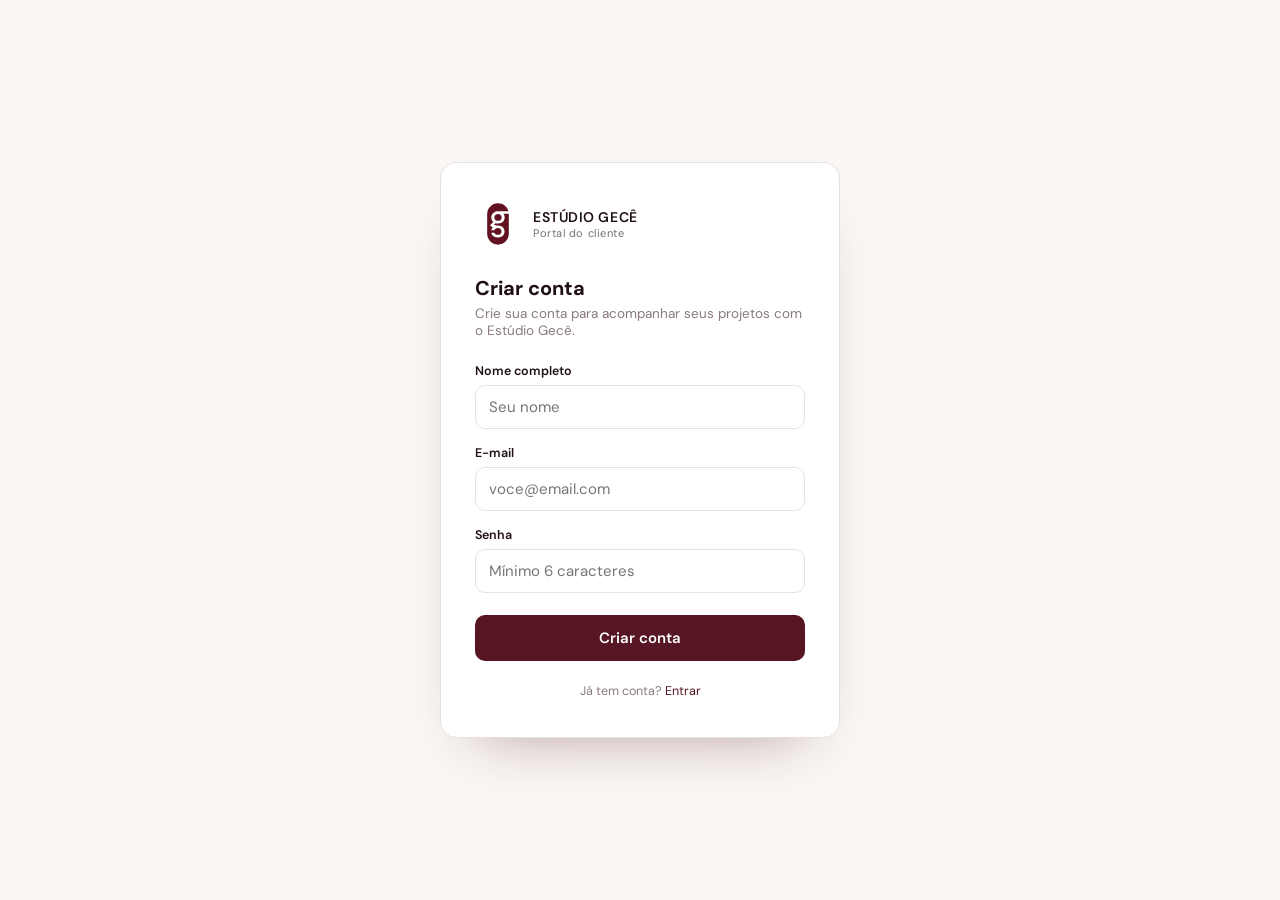
<file: registrar/index.html>
<!DOCTYPE html>
<html lang="pt-BR">
<head>
<meta charset="UTF-8">
<meta name="viewport" content="width=device-width, initial-scale=1.0">
<meta name="robots" content="noindex, nofollow">
<title>Criar conta — Estúdio Gecê</title>
<link rel="icon" type="image/svg+xml" href="/assets/img/selo-fullcolor.svg">
<link rel="preconnect" href="https://fonts.googleapis.com">
<link rel="preconnect" href="https://fonts.gstatic.com" crossorigin>
<link href="https://fonts.googleapis.com/css2?family=DM+Sans:opsz,wght@9..40,400;9..40,500;9..40,600;9..40,700&display=swap" rel="stylesheet">
<style>
  :root { --bordeaux:#561624; --bordeaux-light:#7a2438; --cream:#FAF7F4; --ink:#211013; --muted:#8a7a7d; --line:#e8e0e1; --ok:#3f6b4f; --danger:#a13b3b; --radius:10px; }
  * { box-sizing:border-box; margin:0; padding:0; }
  body { font-family:'DM Sans',sans-serif; background:var(--cream); color:var(--ink); min-height:100vh; display:flex; align-items:center; justify-content:center; padding:24px; }
  .card { background:#fff; border:1px solid var(--line); border-radius:16px; box-shadow:0 30px 60px -40px rgba(86,22,36,.5); width:100%; max-width:400px; padding:38px 34px; }
  .brand { display:flex; align-items:center; gap:12px; margin-bottom:28px; }
  .mark { width:46px; height:46px; object-fit:contain; display:block; }
  .brand .txt { font-size:14px; font-weight:600; letter-spacing:.04em; }
  .brand .txt span { display:block; font-size:11px; font-weight:400; opacity:.6; }
  h1 { font-size:20px; font-weight:700; margin-bottom:4px; }
  .sub { font-size:13.5px; color:var(--muted); margin-bottom:24px; }
  .field { margin-bottom:16px; }
  .field label { display:block; font-size:12.5px; font-weight:600; margin-bottom:6px; }
  .field input { width:100%; font-family:inherit; font-size:15px; padding:11px 13px; border:1px solid var(--line); border-radius:var(--radius); color:var(--ink); }
  .field input:focus { outline:none; border-color:var(--bordeaux); box-shadow:0 0 0 3px rgba(86,22,36,.1); }
  .btn { width:100%; font-family:inherit; font-size:15px; font-weight:600; background:var(--bordeaux); color:#fff; border:none; border-radius:var(--radius); padding:13px; cursor:pointer; transition:background .15s ease; margin-top:6px; }
  .btn:hover { background:var(--bordeaux-light); }
  .btn:disabled { opacity:.6; cursor:default; }
  .msg { font-size:13px; border-radius:var(--radius); padding:10px 12px; margin-bottom:16px; display:none; }
  .msg.show { display:block; }
  .msg.err { color:var(--danger); background:#f6dede; }
  .msg.ok { color:var(--ok); background:#e2ede5; }
  .foot { margin-top:22px; font-size:12.5px; color:var(--muted); text-align:center; }
  .foot a { color:var(--bordeaux); text-decoration:none; }
</style>
</head>
<body>
  <form class="card" id="regForm" autocomplete="on">
    <div class="brand">
      <img class="mark" src="/assets/img/selo-fullcolor.svg" alt="Estúdio Gecê" />
      <div class="txt">ESTÚDIO GECÊ<span>Portal do cliente</span></div>
    </div>
    <h1>Criar conta</h1>
    <p class="sub">Crie sua conta para acompanhar seus projetos com o Estúdio Gecê.</p>
    <div class="msg" id="msg"></div>
    <div class="field">
      <label for="name">Nome completo</label>
      <input type="text" id="name" name="name" required autocomplete="name" placeholder="Seu nome">
    </div>
    <div class="field">
      <label for="email">E-mail</label>
      <input type="email" id="email" name="email" required autocomplete="email" placeholder="voce@email.com">
    </div>
    <div class="field">
      <label for="senha">Senha</label>
      <input type="password" id="senha" name="senha" required minlength="6" autocomplete="new-password" placeholder="Mínimo 6 caracteres">
    </div>
    <button class="btn" type="submit" id="btn">Criar conta</button>
    <div class="foot">Já tem conta? <a href="/login/">Entrar</a></div>
  </form>

<script>
  const form = document.getElementById('regForm');
  const msg = document.getElementById('msg');
  const btn = document.getElementById('btn');

  form.addEventListener('submit', async (e) => {
    e.preventDefault();
    msg.className = 'msg';
    btn.disabled = true; btn.textContent = 'Criando…';
    try {
      const res = await fetch('/api/register', {
        method: 'POST',
        headers: { 'content-type': 'application/json' },
        body: JSON.stringify({
          name: document.getElementById('name').value,
          email: document.getElementById('email').value,
          senha: document.getElementById('senha').value,
        }),
      });
      const data = await res.json().catch(() => ({}));
      if (res.ok && data.ok) {
        msg.textContent = 'Conta criada! Redirecionando…';
        msg.className = 'msg ok show';
        setTimeout(() => (location.href = '/portal/'), 800);
      } else {
        msg.textContent = data.error || 'Não foi possível criar a conta.';
        msg.className = 'msg err show';
        btn.disabled = false; btn.textContent = 'Criar conta';
      }
    } catch {
      msg.textContent = 'Erro de conexão. Tente novamente.';
      msg.className = 'msg err show';
      btn.disabled = false; btn.textContent = 'Criar conta';
    }
  });
</script>
</body>
</html>
</file>
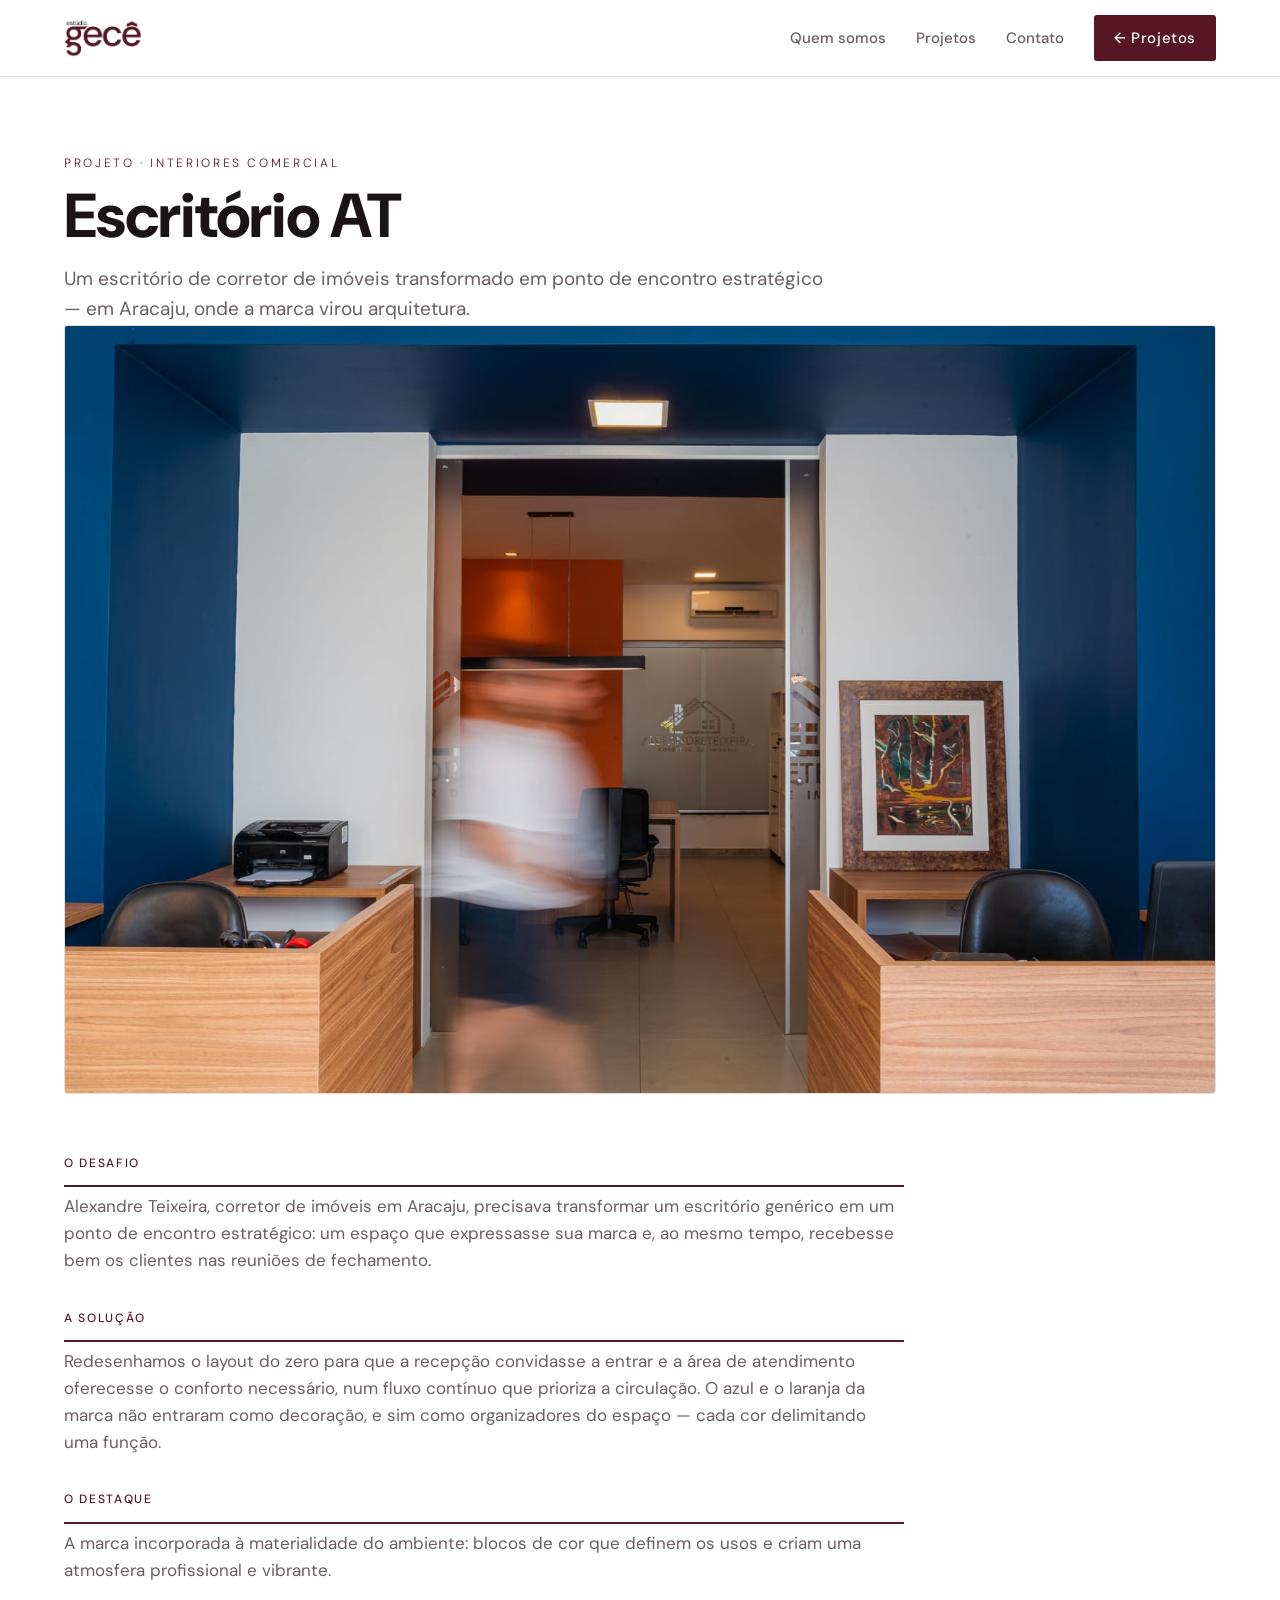
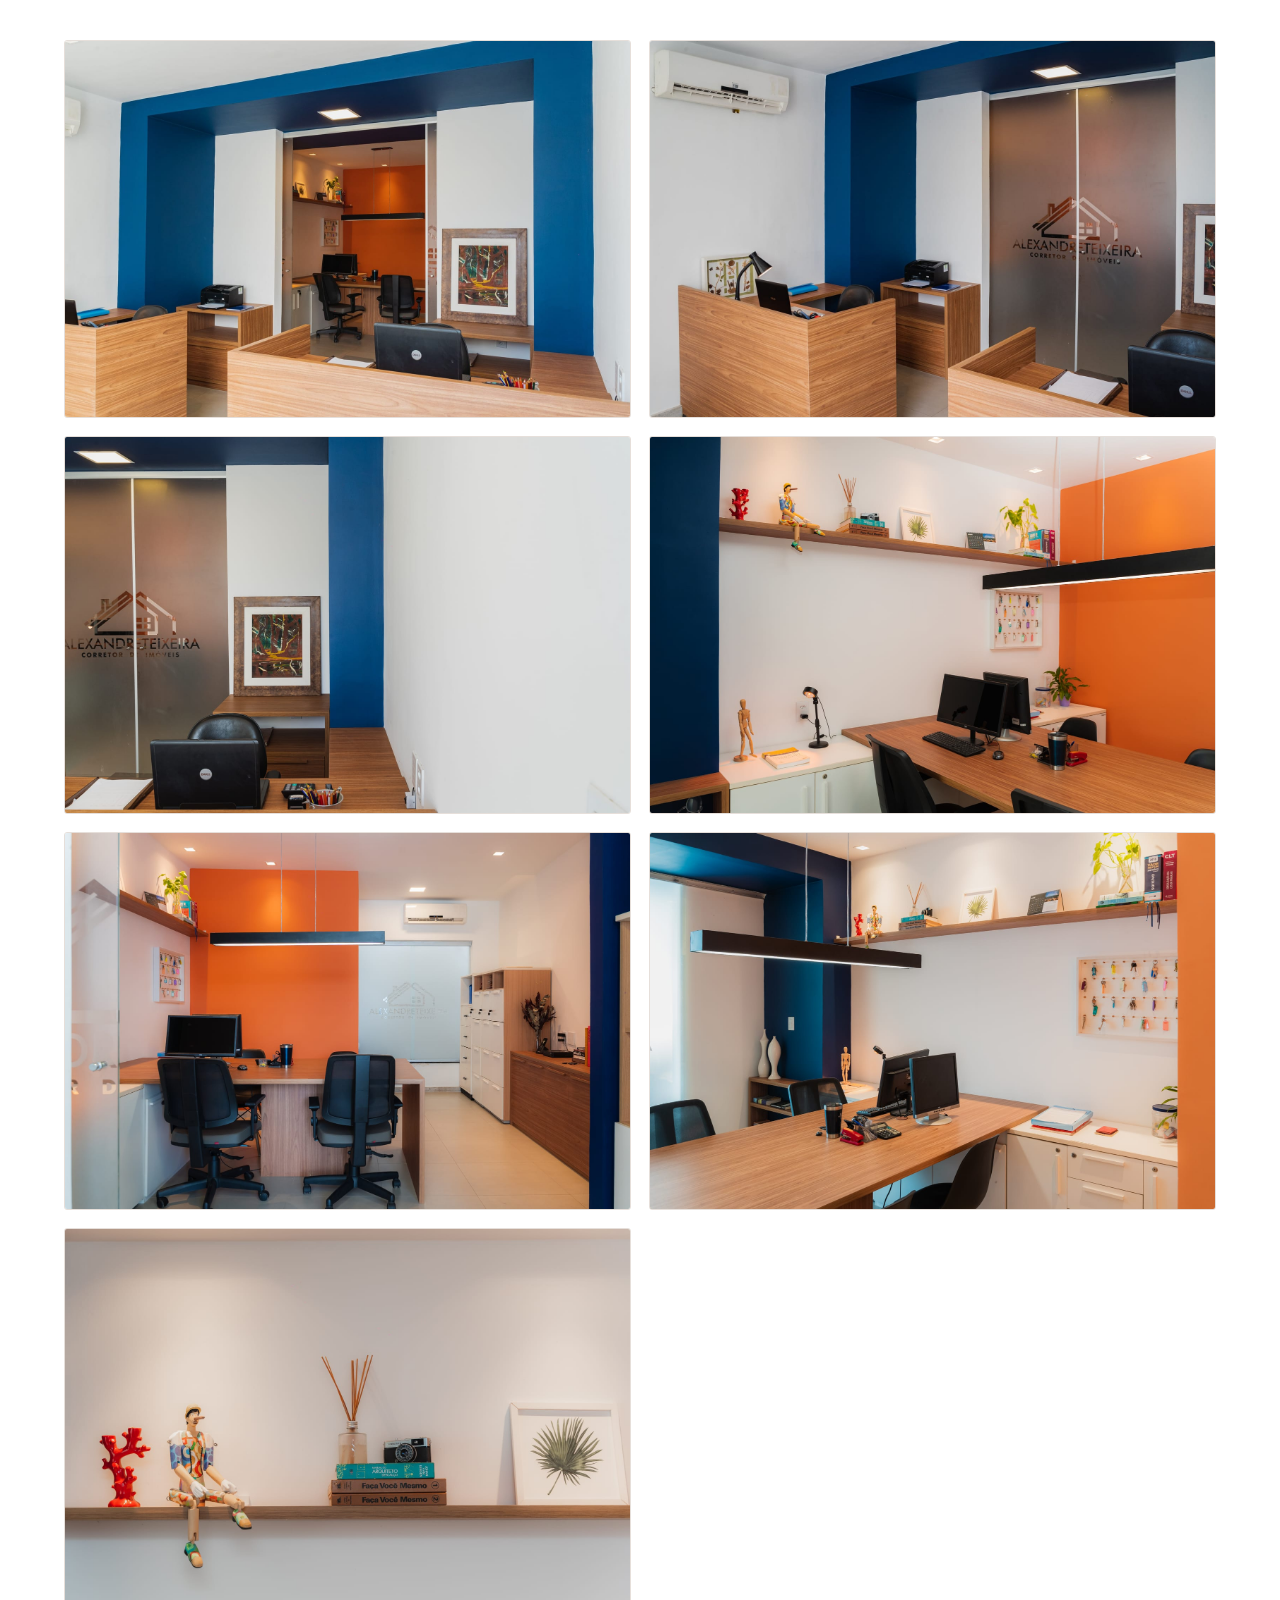
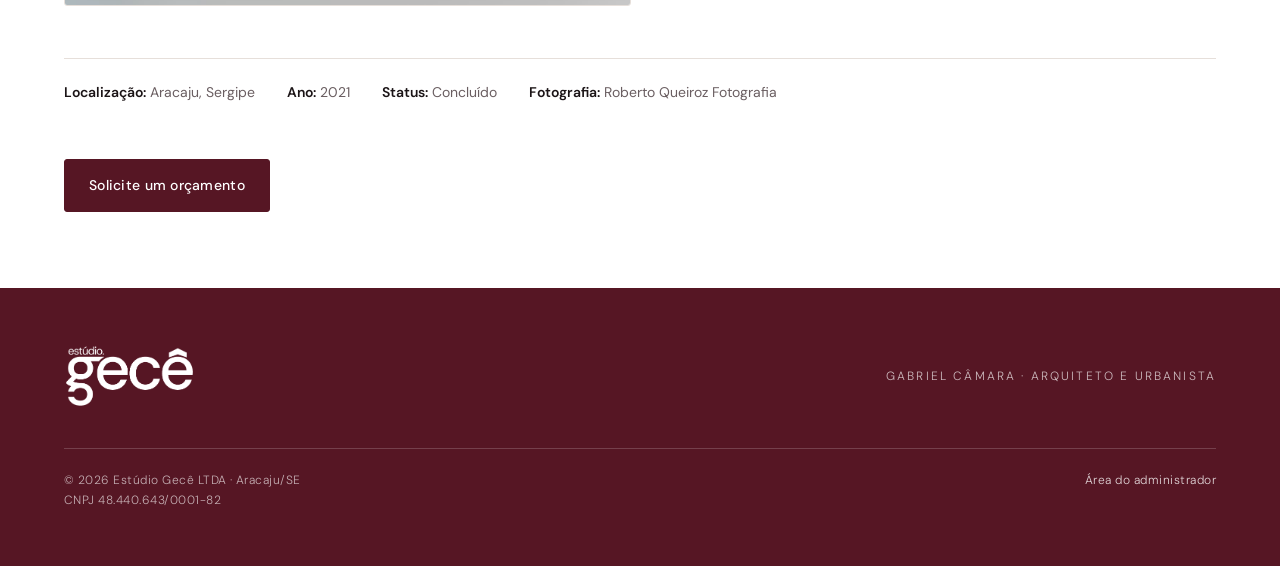
<file: projetos/escritorio-at/index.html>
<!doctype html>
<html lang="pt-BR">
<head>
  <meta charset="utf-8" />
  <meta name="viewport" content="width=device-width, initial-scale=1" />
  <title>Escritório AT — Estúdio Gecê</title>
  <meta name="description" content="Escritório do corretor Alexandre Teixeira em Aracaju: interior comercial onde as cores da marca organizam o espaço. Projeto do Estúdio Gecê." />
  <meta property="og:title" content="Escritório AT — Estúdio Gecê" />
  <meta property="og:description" content="Interior comercial em Aracaju: a marca incorporada à materialidade do ambiente." />
  <meta property="og:type" content="article" />
  <meta property="og:image" content="/assets/img/projetos/escritorio-at/at-12.jpg" />

  <link rel="icon" type="image/svg+xml" href="/assets/img/selo-fullcolor.svg" />
  <link rel="icon" type="image/svg+xml" href="/assets/img/selo-fullcolor.svg" media="(prefers-color-scheme: light)" />
  <link rel="icon" type="image/svg+xml" href="/assets/img/selo-branca.svg" media="(prefers-color-scheme: dark)" />
  <link rel="apple-touch-icon" href="/assets/img/selo-fullcolor.svg" />
  <link rel="preconnect" href="https://fonts.googleapis.com" />
  <link rel="preconnect" href="https://fonts.gstatic.com" crossorigin />
  <link href="https://fonts.googleapis.com/css2?family=DM+Sans:wght@400;500;600;700;800&display=swap" rel="stylesheet" />
  <link rel="stylesheet" href="/assets/css/styles.css" />
</head>
<body>

  <header class="site-header">
    <div class="wrap site-header__inner">
      <a class="brand-logo" href="/" aria-label="Estúdio Gecê — início">
        <img src="/assets/img/logo-gece-transp.png" alt="Estúdio Gecê" />
      </a>
      <nav class="nav" aria-label="Principal">
        <a href="/#estudio">Quem somos</a>
        <a href="/#projetos">Projetos</a>
        <a href="/#contato">Contato</a>
        <a class="nav__cta" href="/#projetos">← Projetos</a>
      </nav>
    </div>
  </header>

  <main>
    <section class="block project-hero">
      <div class="wrap">
        <p class="eyebrow">Projeto · Interiores comercial</p>
        <h1>Escritório AT</h1>
        <p class="project-lede">
          Um escritório de corretor de imóveis transformado em ponto de encontro
          estratégico — em Aracaju, onde a marca virou arquitetura.
        </p>

        <figure class="project-cover" style="margin:0">
          <img src="/assets/img/projetos/escritorio-at/at-19.jpg" alt="Entrada do Escritório AT: recepção em madeira, paredes azuis e o recorte laranja ao fundo com a marca na divisória" />
        </figure>

        <div class="project-body">
          <div class="project-block">
            <span class="step__num">O desafio</span>
            <p>
              Alexandre Teixeira, corretor de imóveis em Aracaju, precisava transformar
              um escritório genérico em um ponto de encontro estratégico: um espaço que
              expressasse sua marca e, ao mesmo tempo, recebesse bem os clientes nas
              reuniões de fechamento.
            </p>
          </div>
          <div class="project-block">
            <span class="step__num">A solução</span>
            <p>
              Redesenhamos o layout do zero para que a recepção convidasse a entrar e a
              área de atendimento oferecesse o conforto necessário, num fluxo contínuo que
              prioriza a circulação. O azul e o laranja da marca não entraram como decoração,
              e sim como organizadores do espaço — cada cor delimitando uma função.
            </p>
          </div>
          <div class="project-block">
            <span class="step__num">O destaque</span>
            <p>
              A marca incorporada à materialidade do ambiente: blocos de cor que definem os
              usos e criam uma atmosfera profissional e vibrante.
            </p>
          </div>
        </div>

        <div class="project-gallery">
          <img src="/assets/img/projetos/escritorio-at/at-10.jpg" alt="Escritório AT — recepção e vista para a sala de atendimento" loading="lazy" />
          <img src="/assets/img/projetos/escritorio-at/at-12.jpg" alt="Escritório AT — balcão de recepção e a marca na divisória" loading="lazy" />
          <img src="/assets/img/projetos/escritorio-at/at-13.jpg" alt="Escritório AT — estação de trabalho com a marca na divisória de vidro" loading="lazy" />
          <img src="/assets/img/projetos/escritorio-at/at-35.jpg" alt="Escritório AT — ambiente de atendimento" loading="lazy" />
          <img src="/assets/img/projetos/escritorio-at/at-37.jpg" alt="Escritório AT — composição de cores da marca" loading="lazy" />
          <img src="/assets/img/projetos/escritorio-at/at-49.jpg" alt="Escritório AT — vista do conjunto do escritório" loading="lazy" />
          <img src="/assets/img/projetos/escritorio-at/at-61.jpg" alt="Escritório AT — detalhe de acabamento e iluminação" loading="lazy" />
        </div>

        <div class="project-tech">
          <span><b>Localização:</b> Aracaju, Sergipe</span>
          <span><b>Ano:</b> 2021</span>
          <span><b>Status:</b> Concluído</span>
          <span><b>Fotografia:</b> Roberto Queiroz Fotografia</span>
        </div>

        <div class="project-cta">
          <a class="btn btn--solid" href="/orcamento/">Solicite um orçamento</a>
        </div>
      </div>
    </section>
  </main>

  <footer class="site-footer">
    <div class="wrap">
      <div class="site-footer__top">
        <a class="site-footer__logo" href="/" aria-label="Estúdio Gecê">
          <img src="/assets/img/logo-gece-branco.png" alt="Estúdio Gecê" />
        </a>
        <span class="site-footer__tag">Gabriel Câmara · Arquiteto e Urbanista</span>
      </div>
      <div class="site-footer__legal">
        <span>© <span data-year>2026</span> Estúdio Gecê LTDA · Aracaju/SE<br />CNPJ 48.440.643/0001-82</span>
        <a href="/admin/">Área do administrador</a>
      </div>
    </div>
  </footer>

  <script>
    var y = document.querySelector("[data-year]");
    if (y) y.textContent = new Date().getFullYear();
  </script>
</body>
</html>
</file>
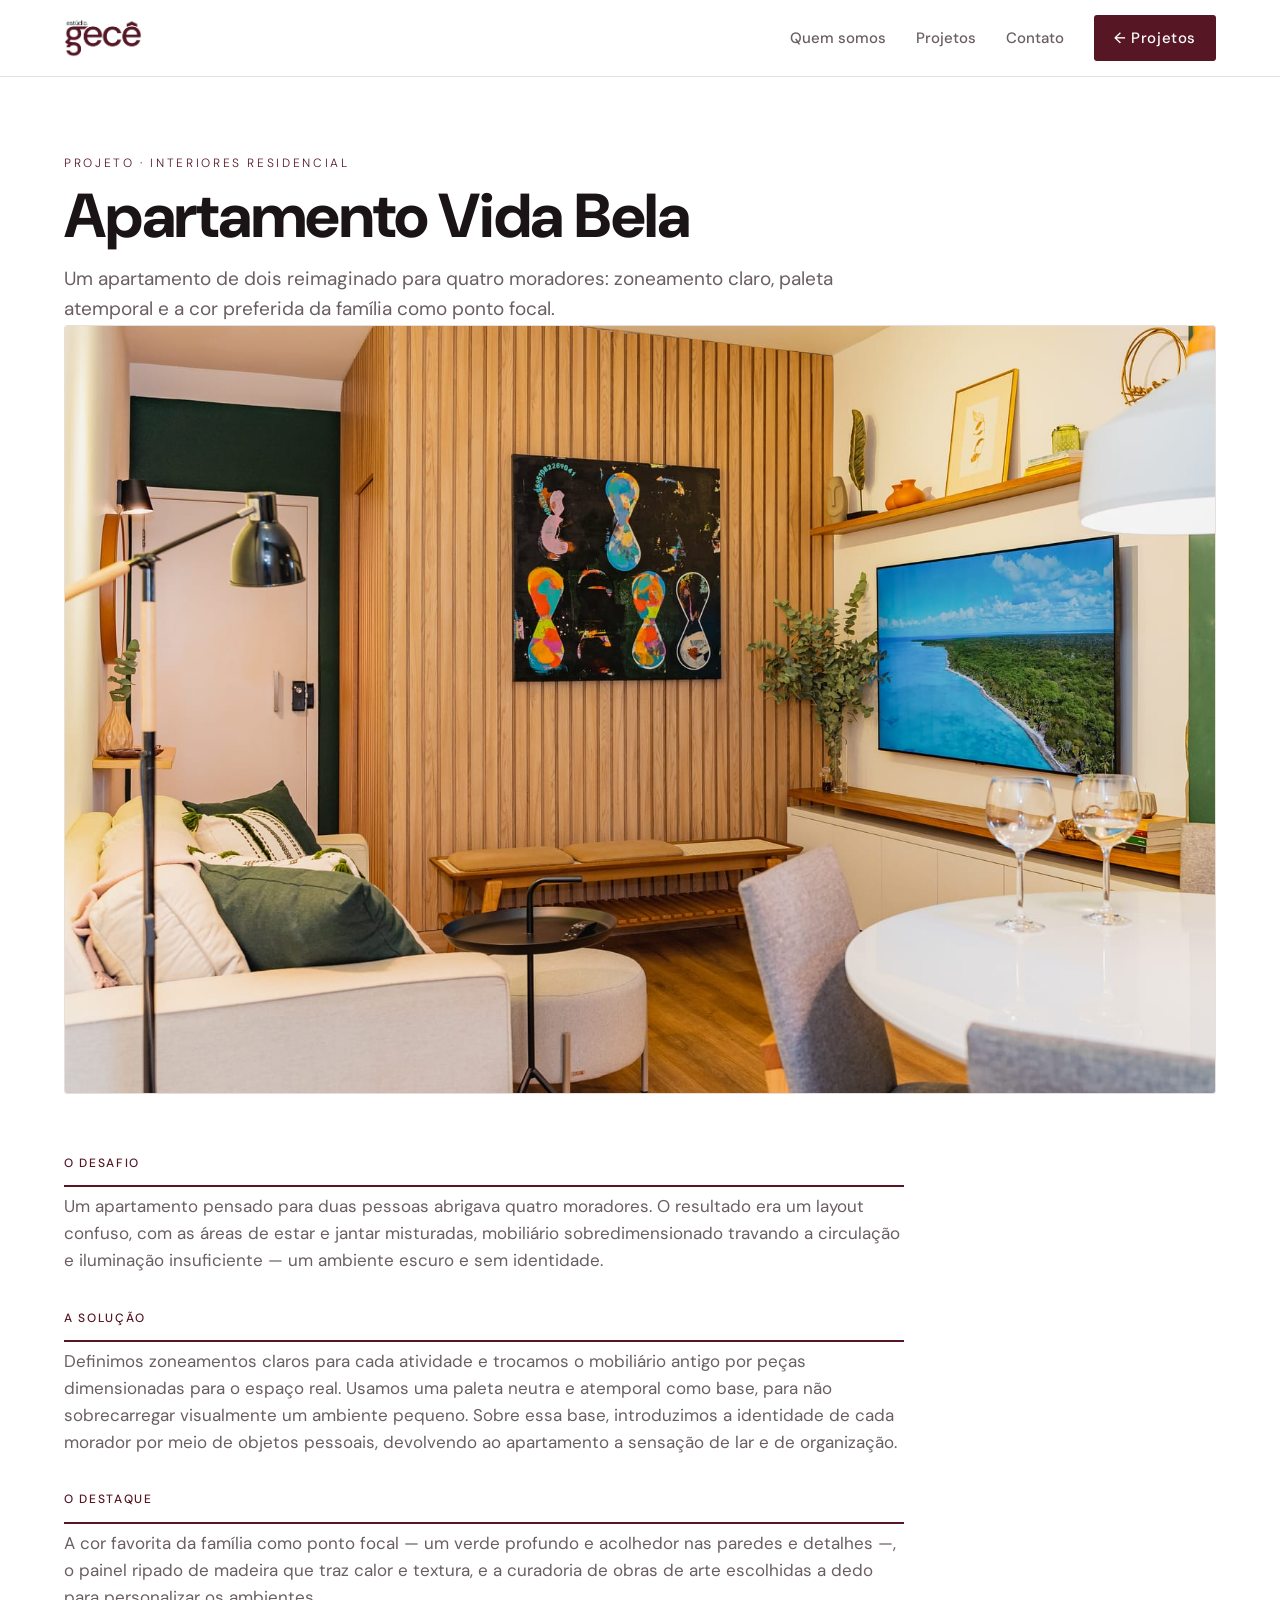
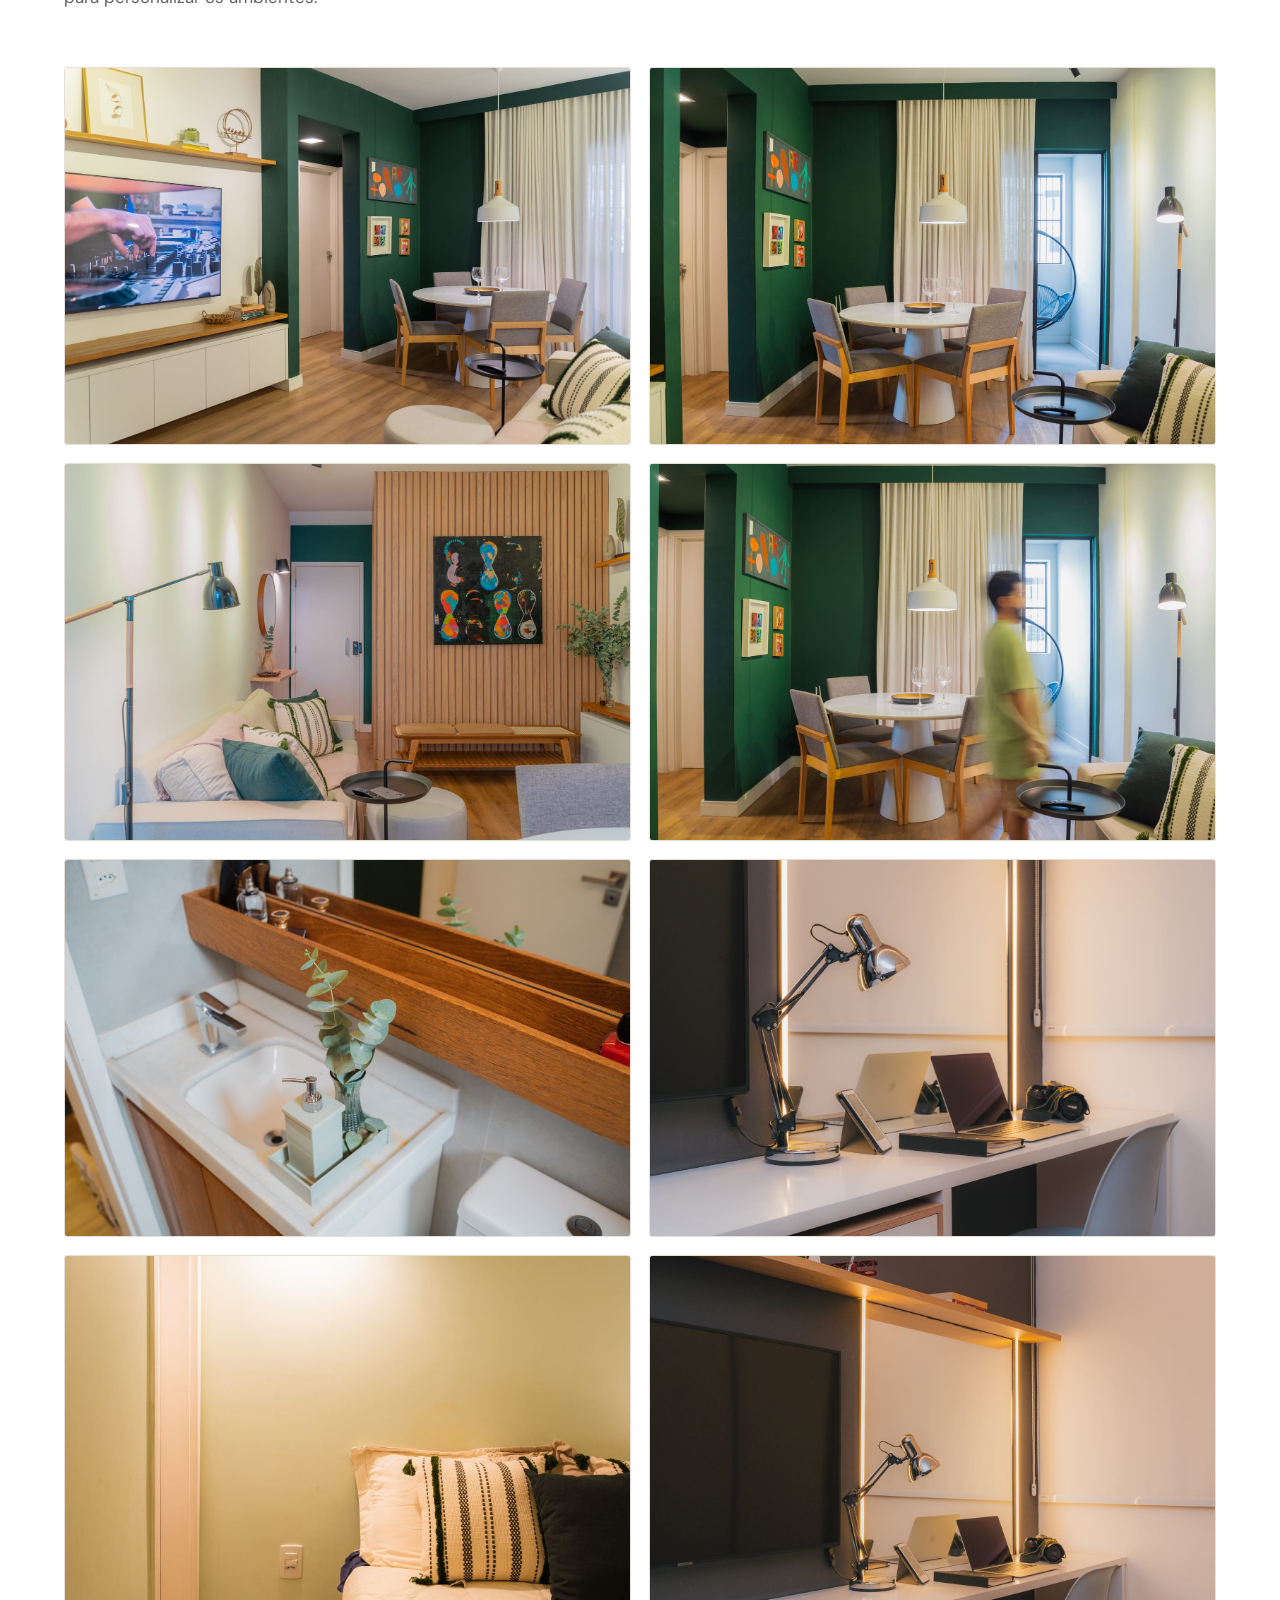
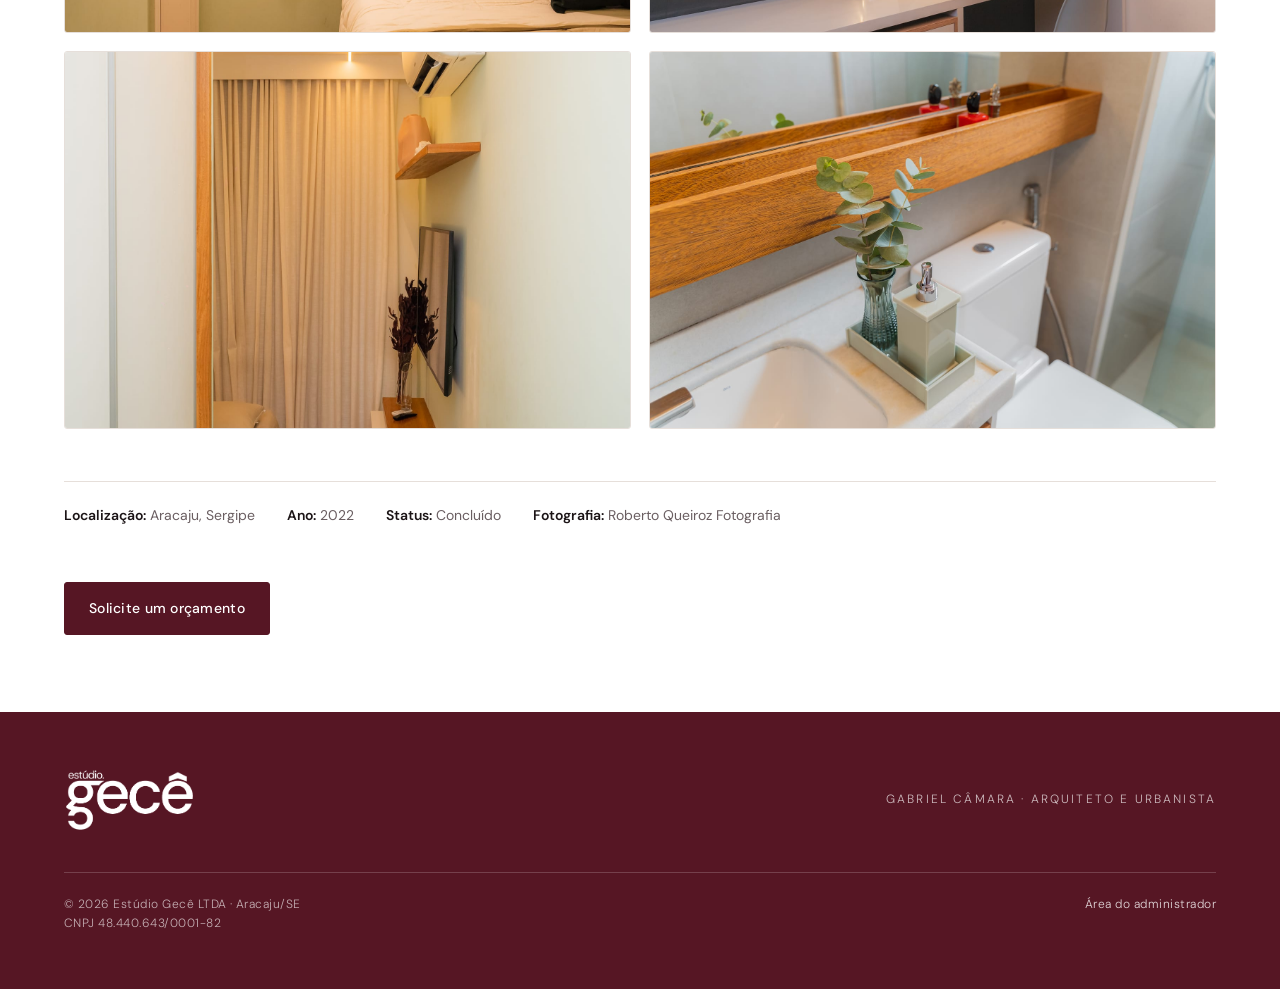
<file: projetos/vida-bela/index.html>
<!doctype html>
<html lang="pt-BR">
<head>
  <meta charset="utf-8" />
  <meta name="viewport" content="width=device-width, initial-scale=1" />
  <title>Apartamento Vida Bela — Estúdio Gecê</title>
  <meta name="description" content="Apartamento Vida Bela, em Aracaju: interiores residenciais que reorganizam um apartamento pequeno para quatro moradores, com paleta atemporal e a cor preferida da família. Projeto do Estúdio Gecê." />
  <meta property="og:title" content="Apartamento Vida Bela — Estúdio Gecê" />
  <meta property="og:description" content="Interiores residenciais em Aracaju: ordem, luz e identidade em um apartamento pequeno." />
  <meta property="og:type" content="article" />
  <meta property="og:image" content="/assets/img/projetos/vida-bela/vb-25.jpg" />

  <link rel="icon" type="image/svg+xml" href="/assets/img/selo-fullcolor.svg" />
  <link rel="icon" type="image/svg+xml" href="/assets/img/selo-fullcolor.svg" media="(prefers-color-scheme: light)" />
  <link rel="icon" type="image/svg+xml" href="/assets/img/selo-branca.svg" media="(prefers-color-scheme: dark)" />
  <link rel="apple-touch-icon" href="/assets/img/selo-fullcolor.svg" />
  <link rel="preconnect" href="https://fonts.googleapis.com" />
  <link rel="preconnect" href="https://fonts.gstatic.com" crossorigin />
  <link href="https://fonts.googleapis.com/css2?family=DM+Sans:wght@400;500;600;700;800&display=swap" rel="stylesheet" />
  <link rel="stylesheet" href="/assets/css/styles.css" />
</head>
<body>

  <header class="site-header">
    <div class="wrap site-header__inner">
      <a class="brand-logo" href="/" aria-label="Estúdio Gecê — início">
        <img src="/assets/img/logo-gece-transp.png" alt="Estúdio Gecê" />
      </a>
      <nav class="nav" aria-label="Principal">
        <a href="/#estudio">Quem somos</a>
        <a href="/#projetos">Projetos</a>
        <a href="/#contato">Contato</a>
        <a class="nav__cta" href="/#projetos">← Projetos</a>
      </nav>
    </div>
  </header>

  <main>
    <section class="block project-hero">
      <div class="wrap">
        <p class="eyebrow">Projeto · Interiores residencial</p>
        <h1>Apartamento Vida Bela</h1>
        <p class="project-lede">
          Um apartamento de dois reimaginado para quatro moradores: zoneamento claro,
          paleta atemporal e a cor preferida da família como ponto focal.
        </p>

        <figure class="project-cover" style="margin:0">
          <img src="/assets/img/projetos/vida-bela/vb-25.jpg" alt="Sala do Apartamento Vida Bela: sofá claro, painel ripado de madeira com obra de arte e sala de jantar ao fundo" />
        </figure>

        <div class="project-body">
          <div class="project-block">
            <span class="step__num">O desafio</span>
            <p>
              Um apartamento pensado para duas pessoas abrigava quatro moradores. O resultado
              era um layout confuso, com as áreas de estar e jantar misturadas, mobiliário
              sobredimensionado travando a circulação e iluminação insuficiente — um ambiente
              escuro e sem identidade.
            </p>
          </div>
          <div class="project-block">
            <span class="step__num">A solução</span>
            <p>
              Definimos zoneamentos claros para cada atividade e trocamos o mobiliário antigo
              por peças dimensionadas para o espaço real. Usamos uma paleta neutra e atemporal
              como base, para não sobrecarregar visualmente um ambiente pequeno. Sobre essa base,
              introduzimos a identidade de cada morador por meio de objetos pessoais, devolvendo
              ao apartamento a sensação de lar e de organização.
            </p>
          </div>
          <div class="project-block">
            <span class="step__num">O destaque</span>
            <p>
              A cor favorita da família como ponto focal — um verde profundo e acolhedor nas
              paredes e detalhes —, o painel ripado de madeira que traz calor e textura, e a
              curadoria de obras de arte escolhidas a dedo para personalizar os ambientes.
            </p>
          </div>
        </div>

        <div class="project-gallery">
          <img src="/assets/img/projetos/vida-bela/vb-06.jpg" alt="Apartamento Vida Bela — sala de estar e jantar integradas com parede verde" loading="lazy" />
          <img src="/assets/img/projetos/vida-bela/vb-07.jpg" alt="Apartamento Vida Bela — mesa de jantar e cadeira de balanço na varanda" loading="lazy" />
          <img src="/assets/img/projetos/vida-bela/vb-00.jpg" alt="Apartamento Vida Bela — sofá, luminária e painel ripado com arte" loading="lazy" />
          <img src="/assets/img/projetos/vida-bela/vb-11.jpg" alt="Apartamento Vida Bela — sala de jantar com a parede verde em destaque" loading="lazy" />
          <img src="/assets/img/projetos/vida-bela/vb-19.jpg" alt="Apartamento Vida Bela — ambiente integrado" loading="lazy" />
          <img src="/assets/img/projetos/vida-bela/vb-29.jpg" alt="Apartamento Vida Bela — detalhe dos ambientes" loading="lazy" />
          <img src="/assets/img/projetos/vida-bela/vb-35.jpg" alt="Apartamento Vida Bela — detalhe de decoração e acabamentos" loading="lazy" />
          <img src="/assets/img/projetos/vida-bela/vb-28.jpg" alt="Apartamento Vida Bela — home office com bancada e iluminação embutida" loading="lazy" />
          <img src="/assets/img/projetos/vida-bela/vb-34.jpg" alt="Apartamento Vida Bela — quarto com iluminação linear e marcenaria" loading="lazy" />
          <img src="/assets/img/projetos/vida-bela/vb-17.jpg" alt="Apartamento Vida Bela — detalhe do banheiro com bancada em pedra e madeira" loading="lazy" />
        </div>

        <div class="project-tech">
          <span><b>Localização:</b> Aracaju, Sergipe</span>
          <span><b>Ano:</b> 2022</span>
          <span><b>Status:</b> Concluído</span>
          <span><b>Fotografia:</b> Roberto Queiroz Fotografia</span>
        </div>

        <div class="project-cta">
          <a class="btn btn--solid" href="/orcamento/">Solicite um orçamento</a>
        </div>
      </div>
    </section>
  </main>

  <footer class="site-footer">
    <div class="wrap">
      <div class="site-footer__top">
        <a class="site-footer__logo" href="/" aria-label="Estúdio Gecê">
          <img src="/assets/img/logo-gece-branco.png" alt="Estúdio Gecê" />
        </a>
        <span class="site-footer__tag">Gabriel Câmara · Arquiteto e Urbanista</span>
      </div>
      <div class="site-footer__legal">
        <span>© <span data-year>2026</span> Estúdio Gecê LTDA · Aracaju/SE<br />CNPJ 48.440.643/0001-82</span>
        <a href="/admin/">Área do administrador</a>
      </div>
    </div>
  </footer>

  <script>
    var y = document.querySelector("[data-year]");
    if (y) y.textContent = new Date().getFullYear();
  </script>
</body>
</html>
</file>
<file: assets/css/styles.css>
/* ==========================================================================
   ESTÚDIO GECÊ — Design system v2
   Identidade real: bordô + branco · DM Sans + Montserrat
   ========================================================================== */

:root {
  /* Paleta da marca */
  --bordo:       #561624;  /* bordô da marca (logo/identidade) */
  --bordo-deep:  #3E0F19;  /* bordô escuro p/ profundidade */
  --bordo-bright:#61101F;  /* tom do grafismo "g" */
  --white:       #FFFFFF;
  --paper:       #F6F3EF;  /* off-white quente p/ seções alternadas */
  --ink:         #1B1416;  /* quase preto, levemente quente */
  --ink-soft:    #6A5E61;  /* texto secundário */
  --line:        #E6DFDA;  /* fios hairline */
  --line-bordo:  rgba(86,22,36,.16);

  /* Tipografia da marca */
  --font-display: "DM Sans", system-ui, sans-serif;
  --font-body:    "DM Sans", system-ui, sans-serif;
  --font-label:   "DM Sans", system-ui, sans-serif;

  /* Métrica */
  --maxw: 1280px;
  --gutter: clamp(20px, 5vw, 64px);
  --radius: 3px;
}

* { box-sizing: border-box; }
html { scroll-behavior: smooth; }
@media (prefers-reduced-motion: reduce) { html { scroll-behavior: auto; } }

body {
  margin: 0;
  overflow-x: hidden;
  background: var(--white);
  color: var(--ink);
  font-family: var(--font-body);
  font-size: 17px;
  line-height: 1.6;
  -webkit-font-smoothing: antialiased;
  text-rendering: optimizeLegibility;
}
img { max-width: 100%; display: block; }
a { color: inherit; }
::selection { background: var(--bordo); color: var(--white); }

a:focus-visible, button:focus-visible {
  outline: 2px solid var(--bordo);
  outline-offset: 3px;
}

/* Layout */
.wrap { width: 100%; max-width: var(--maxw); margin-inline: auto; padding-inline: var(--gutter); }
.block { padding-block: clamp(44px, 6vw, 84px); }
#estudio { padding-bottom: clamp(20px, 2.5vw, 32px); }
#projetos { padding-top: clamp(16px, 2vw, 28px); }

/* Tipografia base */
.eyebrow {
  font-family: var(--font-label);
  font-weight: 300;
  font-size: 12px;
  letter-spacing: 0.22em;
  text-transform: uppercase;
  color: var(--bordo);
  margin: 0;
}
h1, h2, h3 {
  font-family: var(--font-display);
  font-weight: 700;
  line-height: 1.05;
  letter-spacing: -0.02em;
  margin: 0;
}
p { margin: 0; }

/* Marcador "telhado" (circunflexo do ê) — assinatura arquitetônica */
.gable {
  display: inline-block;
  width: 20px; height: 20px;
  background: url("/assets/img/selo-fullcolor.svg") left center / contain no-repeat;
  margin-right: 12px;
  vertical-align: middle;
}

/* Header */
.site-header {
  position: sticky; top: 0; z-index: 50;
  background: color-mix(in srgb, var(--white) 90%, transparent);
  backdrop-filter: saturate(140%) blur(8px);
  border-bottom: 1px solid var(--line);
}
.site-header__inner { display: flex; align-items: center; justify-content: space-between; height: 76px; }
.brand-logo { display: inline-flex; align-items: center; }
.brand-logo img { height: 38px; width: auto; }
.nav { display: flex; align-items: center; gap: 30px; }
.nav a { text-decoration: none; font-size: 15px; font-weight: 500; color: var(--ink-soft); transition: color .18s ease; }
.nav a:hover { color: var(--bordo); }
.nav__cta {
  font-family: var(--font-label);
  font-weight: 500;
  font-size: 13px; letter-spacing: 0.04em;
  background: var(--bordo); color: var(--white) !important;
  padding: 11px 20px; border-radius: var(--radius);
  transition: background .18s ease;
}
.nav__cta:hover { background: var(--bordo-deep); }
.nav__ghost {
  font-family: var(--font-label);
  font-weight: 500;
  font-size: 13px; letter-spacing: 0.04em;
  border: 1px solid var(--bordo); color: var(--bordo) !important;
  padding: 10px 18px; border-radius: var(--radius);
  transition: background .18s ease, color .18s ease;
}
.nav__ghost:hover { background: var(--bordo); color: var(--white) !important; }
.nav-toggle { display: none; }

/* Hero — composição split da marca */
.hero { background: #611120; color: #fff; overflow: hidden; }
.hero__grid {
  display: grid;
  grid-template-columns: 0.85fr 1.15fr;
  min-height: clamp(440px, 64vh, 620px);
}
.hero__text {
  padding: clamp(48px, 7vw, 96px) max(var(--gutter), calc((100vw - var(--maxw))/2 + var(--gutter))) clamp(48px, 7vw, 96px) var(--gutter);
  display: flex; flex-direction: column; justify-content: center; gap: 28px;
}
.hero__title {
  font-size: clamp(34px, 4.6vw, 58px);
  font-weight: 600;
  line-height: 1.08;
  max-width: 24ch;
  color: #fff;
}
.hero__title em { font-style: normal; color: #fff; font-weight: 800; }
.hero__lede { max-width: 46ch; font-size: clamp(16px, 1.5vw, 19px); color: rgba(255,255,255,0.82); }
.hero .eyebrow { color: rgba(255,255,255,0.72); }
.hero__actions { display: flex; flex-wrap: wrap; gap: 14px; margin-top: 6px; }
.hero .btn { border-color: #fff; }
.hero .btn--solid { background: #fff; color: var(--bordo); }
.hero .btn--solid:hover { background: rgba(255,255,255,0.88); border-color: rgba(255,255,255,0.88); }
.hero .btn--ghost { background: transparent; color: #fff; border-color: rgba(255,255,255,0.55); }
.hero .btn--ghost:hover { background: #fff; color: var(--bordo); border-color: #fff; }
.hero__media {
  background: url("/assets/img/reduzida-branca.svg") center / contain no-repeat;
  padding: clamp(24px, 4vw, 60px);
}

/* Botões */
.btn {
  display: inline-flex; align-items: center; gap: 9px;
  font-family: var(--font-label); font-weight: 500;
  font-size: 14px; letter-spacing: 0.02em; text-decoration: none;
  padding: 14px 24px; border-radius: var(--radius);
  border: 1.5px solid var(--bordo);
  transition: transform .15s ease, background .18s ease, color .18s ease;
}
.btn:hover { transform: translateY(-1px); }
.btn--solid { background: var(--bordo); color: var(--white); }
.btn--solid:hover { background: var(--bordo-deep); border-color: var(--bordo-deep); }
.btn--ghost { background: transparent; color: var(--bordo); }
.btn--ghost:hover { background: var(--bordo); color: var(--white); }

/* Manifesto */
.manifesto__head { display: flex; align-items: center; }
.manifesto__grid {
  display: grid; grid-template-columns: 1fr 1.35fr;
  gap: clamp(28px, 6vw, 84px); margin-top: 44px;
}
.manifesto__statement {
  font-family: var(--font-display); font-weight: 600;
  font-size: clamp(24px, 3.4vw, 42px); line-height: 1.18; letter-spacing: -0.015em;
}
.manifesto__statement b { color: var(--bordo); font-weight: 600; }
.manifesto__body p + p { margin-top: 18px; color: var(--ink-soft); }

/* Serviços */
.services { background: var(--paper); border-top: 1px solid var(--line); border-bottom: 1px solid var(--line); }
.services__head { display: flex; justify-content: space-between; align-items: flex-end; flex-wrap: wrap; gap: 16px; }
.services__head h2 { font-size: clamp(28px, 4vw, 50px); }
.services__list {
  margin-top: 48px; display: grid; grid-template-columns: repeat(2, 1fr);
  gap: 1px; background: var(--line); border: 1px solid var(--line); border-radius: var(--radius); overflow: hidden;
}
.service { background: var(--paper); padding: clamp(26px, 3vw, 40px); display: flex; flex-direction: column; gap: 12px; transition: background .18s ease; }
.service:hover { background: var(--white); }
.service__num { font-family: var(--font-label); font-weight: 500; font-size: 12px; letter-spacing: 0.1em; color: var(--bordo); }
.service h3 { font-size: 22px; }
.service p { color: var(--ink-soft); font-size: 15.5px; }
.service ul { margin: 4px 0 0; padding-left: 18px; color: var(--ink-soft); font-size: 14.5px; }
.service li { margin-bottom: 3px; }

/* Projetos */
.projects__head { display: flex; justify-content: space-between; align-items: flex-end; flex-wrap: wrap; gap: 16px; }
.projects__head h2 { font-size: clamp(28px, 4vw, 50px); color: var(--bordo); }
.grid { margin-top: 48px; display: grid; grid-template-columns: repeat(3, 1fr); gap: clamp(16px, 2vw, 28px); }
.card {
  display: block; text-decoration: none; color: inherit;
  border: 1px solid var(--line); border-radius: var(--radius); overflow: hidden;
  background: var(--white); transition: transform .18s ease, box-shadow .18s ease;
}
.card:hover { transform: translateY(-3px); box-shadow: 0 16px 34px -20px rgba(86,22,36,.45); }
.card__media {
  aspect-ratio: 4 / 5; position: relative;
  background:
    repeating-linear-gradient(45deg, transparent 0 13px, var(--line-bordo) 13px 14px),
    var(--paper);
  display: flex; align-items: flex-end; padding: 16px;
}
.card__media img { position: absolute; inset: 0; width: 100%; height: 100%; object-fit: cover; }
.card__tag {
  position: relative; z-index: 1;
  font-family: var(--font-label); font-weight: 500;
  font-size: 11px; letter-spacing: 0.08em; text-transform: uppercase;
  color: var(--bordo); background: var(--white); padding: 5px 10px;
  border-radius: var(--radius); border: 1px solid var(--line);
}
.card__body { padding: 18px 18px 22px; border-top: 1px solid var(--line); }
.card__body h3 { font-size: 19px; }
.card__body p { color: var(--ink-soft); font-size: 14px; margin-top: 6px; }

/* Projetos — um bloco por projeto (destaque) */
.projects-list { margin-top: clamp(40px, 5vw, 56px); display: grid; gap: clamp(20px, 3vw, 36px); }
.project-item { display: block; text-decoration: none; color: inherit; border: 1px solid var(--line); border-radius: var(--radius); overflow: hidden; background: var(--white); transition: transform .18s ease, box-shadow .18s ease; }
.project-item:hover { transform: translateY(-3px); box-shadow: 0 20px 40px -24px rgba(86,22,36,.45); }
.project-item__media { position: relative; aspect-ratio: 16 / 9; overflow: hidden; }
.project-item__media img { position: absolute; inset: 0; width: 100%; height: 100%; object-fit: cover; transition: transform .4s ease; }
.project-item__media .card__tag { position: absolute; left: 18px; bottom: 18px; }
/* overlay azul fosco + nome no hover */
.project-item__media::after {
  content: ""; position: absolute; inset: 0; background: #16346b; opacity: 0;
  transition: opacity .3s ease;
}
.project-item__hovertitle {
  position: absolute; left: clamp(16px, 2.4vw, 32px); right: clamp(16px, 2.4vw, 32px);
  bottom: clamp(14px, 2.2vw, 28px); z-index: 2;
  color: #fff; font-family: var(--font-display); font-weight: 800;
  font-size: clamp(44px, 9.5vw, 128px); line-height: 0.9; letter-spacing: -0.02em;
  text-transform: uppercase; text-align: left; width: auto;
  opacity: 0; transform: translateY(10px);
  transition: opacity .3s ease, transform .3s ease; pointer-events: none;
}
.project-item__media .card__tag { transition: opacity .3s ease; }
.project-item:hover .project-item__media::after { opacity: .74; }
.project-item:hover .project-item__media img { transform: scale(1.03); }
.project-item:hover .project-item__media .card__tag { opacity: 0; }
.project-item:hover .project-item__hovertitle { opacity: 1; transform: none; }
.project-item__label { display: flex; align-items: center; justify-content: space-between; gap: 16px; padding: 20px clamp(20px, 3vw, 30px); border-top: 1px solid var(--line); }
.project-item__label h3 { font-size: clamp(20px, 2.6vw, 30px); }
.project-item__go { font-family: var(--font-label); font-weight: 500; font-size: 13px; letter-spacing: 0.04em; color: var(--bordo); white-space: nowrap; }

/* Processo (etapas reais) */
.process { background: var(--paper); border-top: 1px solid var(--line); border-bottom: 1px solid var(--line); }
.process h2 { font-size: clamp(28px, 4vw, 50px); }
.steps { margin-top: 48px; display: grid; grid-template-columns: repeat(3, 1fr); gap: clamp(20px, 3vw, 44px); }
.step__num { font-family: var(--font-label); font-weight: 600; font-size: 13px; letter-spacing: 0.06em; color: var(--bordo); padding-bottom: 12px; border-bottom: 2px solid var(--bordo); margin-bottom: 16px; }
.step h3 { font-size: 20px; }
.step p { color: var(--ink-soft); font-size: 14.5px; margin-top: 8px; }

/* Contato */
.contact__grid { display: grid; grid-template-columns: 1.3fr 1fr; gap: clamp(28px, 6vw, 84px); margin-top: 44px; align-items: start; }
.contact h2 { font-size: clamp(30px, 5vw, 62px); max-width: 12ch; }
.contact h2 em { font-style: normal; color: var(--bordo); }
.contact__lede { margin-top: 24px; color: var(--ink-soft); max-width: 42ch; }
.contact__list { list-style: none; padding: 0; margin: 0; }
.contact__list li { border-bottom: 1px solid var(--line); }
.contact__list a { display: flex; justify-content: space-between; align-items: center; gap: 16px; text-decoration: none; padding: 20px 2px; transition: padding-left .18s ease, color .18s ease; }
.contact__list a:hover { padding-left: 10px; color: var(--bordo); }
.contact__list .label { font-family: var(--font-label); font-weight: 500; font-size: 12px; letter-spacing: 0.1em; text-transform: uppercase; color: var(--ink-soft); }
.contact__list .value { font-size: 17px; font-weight: 500; }

/* Footer */
.site-footer { background: var(--bordo); color: var(--white); }
.site-footer .wrap { padding-block: 56px; }
.site-footer__top { display: flex; justify-content: space-between; flex-wrap: wrap; gap: 24px; align-items: center; }
.site-footer__logo img { height: 64px; width: auto; }
.site-footer__tag { font-family: var(--font-label); font-weight: 300; font-size: 12px; letter-spacing: 0.18em; text-transform: uppercase; color: rgba(255,255,255,.7); }
.site-footer__legal {
  margin-top: 40px; padding-top: 22px; border-top: 1px solid rgba(255,255,255,.18);
  display: flex; justify-content: space-between; flex-wrap: wrap; gap: 12px;
  font-family: var(--font-label); font-weight: 300; font-size: 12px; letter-spacing: 0.04em; color: rgba(255,255,255,.65);
}
.site-footer a { color: rgba(255,255,255,.82); text-decoration: none; }
.site-footer a:hover { color: var(--white); }

/* Reveal — só anima quando há JS; sem JS o conteúdo aparece normal */
.js .reveal { opacity: 0; transform: translateY(16px); transition: opacity .6s ease, transform .6s ease; }
.js .reveal.is-in { opacity: 1; transform: none; }
@media (prefers-reduced-motion: reduce) { .js .reveal { opacity: 1; transform: none; transition: none; } }

/* Responsivo */
@media (max-width: 940px) {
  .hero__grid { grid-template-columns: 1fr; }
  .hero__text { padding-inline: var(--gutter); order: -1; }
  .hero__media { min-height: 260px; }
  .manifesto__grid, .contact__grid { grid-template-columns: 1fr; }
  .grid { grid-template-columns: repeat(2, 1fr); }
  .steps { grid-template-columns: 1fr; gap: 28px; }
}
@media (max-width: 680px) {
  body { font-size: 16px; }
  .nav { display: none; }
  .nav.is-open {
    display: flex; position: absolute; top: 76px; left: 0; right: 0;
    flex-direction: column; align-items: stretch; gap: 0;
    background: var(--white); border-bottom: 1px solid var(--line); padding: 8px var(--gutter) 20px;
  }
  .nav.is-open a { padding: 14px 0; border-bottom: 1px solid var(--line); }
  .nav.is-open .nav__ghost { margin-top: 12px; text-align: center; border-bottom: none; }
  .nav.is-open .nav__cta { margin-top: 8px; text-align: center; }
  .nav-toggle { display: inline-flex; flex-direction: column; gap: 5px; background: none; border: 0; cursor: pointer; padding: 8px; }
  .nav-toggle span { width: 24px; height: 2px; background: var(--bordo); display: block; }
  .services__list { grid-template-columns: 1fr; }
  .grid { grid-template-columns: 1fr; }
}

/* ========== QUEM SOMOS / FUNDADOR ========== */
.about__grid { display: grid; grid-template-columns: 0.85fr 1.15fr; gap: clamp(28px, 5vw, 72px); margin-top: 32px; align-items: stretch; }
.founder { display: flex; flex-direction: column; border: 1px solid var(--line); border-radius: var(--radius); overflow: hidden; background: var(--white); }
.founder__photo { width: 100%; flex: 1 1 auto; min-height: 0; aspect-ratio: auto; object-fit: cover; object-position: center 8%; display: block; }
.founder__id { padding: 22px 24px; border-top: 1px solid var(--line); }
.founder__name { font-family: var(--font-display); font-weight: 800; font-size: 22px; letter-spacing: -0.01em; }
.founder__role { font-family: var(--font-label); font-weight: 500; font-size: 12px; letter-spacing: 0.14em; text-transform: uppercase; color: var(--bordo); margin-top: 6px; }
.about__text h3 { font-size: clamp(20px, 2.4vw, 26px); margin-bottom: 10px; }
.about__text h3:not(:first-child) { margin-top: 14px; }
.about__lead { font-family: var(--font-display); font-weight: 600; font-size: clamp(20px, 2.6vw, 28px); line-height: 1.2; letter-spacing: -0.01em; margin-bottom: 10px; }
.about__text p { color: var(--ink-soft); margin: 0 0 8px; }
.pillars { margin-top: 14px; display: grid; grid-template-columns: repeat(2, 1fr); gap: 14px 32px; }
.pillar__top { display: flex; align-items: center; margin-bottom: 6px; }
.pillar h4 { font-family: var(--font-display); font-weight: 700; font-size: 17px; }
.pillar p { color: var(--ink-soft); font-size: 14.5px; }

/* ========== PÁGINA DE PROJETO ========== */
.project-hero .eyebrow { color: var(--bordo); }
.project-hero h1 { font-size: clamp(32px, 5.4vw, 62px); font-weight: 800; letter-spacing: -0.02em; margin: 10px 0 0; }
.project-lede { max-width: 60ch; margin-top: 16px; font-size: clamp(16px, 1.6vw, 19px); color: var(--ink-soft); }
.project-cover { margin-top: clamp(28px, 4vw, 48px); border-radius: var(--radius); overflow: hidden; border: 1px solid var(--line); }
.project-cover img { display: block; width: 100%; height: auto; }
.project-body { max-width: 70ch; margin-top: clamp(36px, 5vw, 60px); display: grid; gap: clamp(24px, 3vw, 34px); }
.project-block h2 { font-size: clamp(19px, 2.2vw, 24px); margin-bottom: 8px; }
.project-block .step__num { display: block; font-family: var(--font-label); font-weight: 500; font-size: 12px; letter-spacing: 0.14em; text-transform: uppercase; color: var(--bordo); margin-bottom: 6px; }
.project-block p { color: var(--ink-soft); }
.project-gallery { margin-top: clamp(32px, 5vw, 56px); display: grid; grid-template-columns: repeat(2, 1fr); gap: clamp(10px, 1.4vw, 18px); }
.project-gallery img { display: block; width: 100%; aspect-ratio: 3/2; object-fit: cover; border-radius: var(--radius); border: 1px solid var(--line); }
.project-tech { margin-top: clamp(32px, 5vw, 52px); padding-top: 22px; border-top: 1px solid var(--line); display: flex; flex-wrap: wrap; gap: 8px 32px; font-size: 14px; color: var(--ink-soft); }
.project-tech span b { color: var(--ink); font-weight: 600; }
.project-cta { margin-top: clamp(36px, 5vw, 56px); }

/* ========== FORMULÁRIO DE ORÇAMENTO ========== */
.form-hero { background: var(--paper); border-bottom: 1px solid var(--line); }
.form-hero .wrap { padding-block: clamp(48px, 7vw, 88px); }
.form-hero h1 { font-size: clamp(32px, 5vw, 60px); font-weight: 800; max-width: 16ch; }
.form-hero p { color: var(--ink-soft); max-width: 56ch; margin-top: 20px; font-size: 18px; }
.fbody { max-width: 760px; }
.fsection { padding-block: clamp(32px, 4vw, 48px); border-bottom: 1px solid var(--line); }
.fsection:last-of-type { border-bottom: 0; }
.fsection__num { display: flex; align-items: center; gap: 14px; margin-bottom: 24px; }
.fsection__num span { font-family: var(--font-label); font-weight: 600; font-size: 13px; letter-spacing: 0.06em; color: var(--bordo); }
.fsection h2 { font-size: clamp(22px, 3vw, 30px); }
.field { margin-bottom: 22px; }
.field > label { display: block; font-weight: 600; font-size: 15.5px; margin-bottom: 9px; }
.field .hint { display: block; font-weight: 400; color: var(--ink-soft); font-size: 13.5px; margin-top: 2px; }
.field input[type="text"], .field input[type="email"], .field input[type="tel"], .field input[type="url"], .field textarea {
  width: 100%; font-family: var(--font-body); font-size: 16px; color: var(--ink);
  background: var(--white); border: 1px solid var(--line); border-radius: var(--radius);
  padding: 13px 15px; transition: border-color .15s ease, box-shadow .15s ease;
}
.field textarea { min-height: 110px; resize: vertical; }
.field input:focus, .field textarea:focus { outline: none; border-color: var(--bordo); box-shadow: 0 0 0 3px rgba(86,22,36,.12); }
.opts { display: grid; gap: 10px; }
.opts--row { grid-template-columns: repeat(2, 1fr); }
.opt {
  display: flex; align-items: flex-start; gap: 11px; cursor: pointer;
  border: 1px solid var(--line); border-radius: var(--radius); padding: 13px 15px; background: var(--white);
  transition: border-color .15s ease, background .15s ease;
}
.opt:hover { border-color: var(--bordo); }
.opt input { margin-top: 3px; accent-color: var(--bordo); width: 16px; height: 16px; flex-shrink: 0; }
.opt span { font-size: 15px; }
.opt input:checked ~ span { font-weight: 600; }
.fnote { background: var(--paper); border: 1px solid var(--line); border-left: 4px solid var(--bordo); border-radius: var(--radius); padding: 16px 18px; font-size: 14.5px; color: var(--ink-soft); }
.fsubmit { padding-block: clamp(32px, 5vw, 56px); display: flex; flex-direction: column; gap: 16px; align-items: flex-start; }
.fsubmit .btn { font-size: 16px; padding: 16px 30px; }
.required { color: var(--bordo); }
.form-alt { font-size: 14px; color: var(--ink-soft); }
.form-alt a { color: var(--bordo); }
.form-status { font-size: 15px; margin: 0; min-height: 1.2em; }
.form-status.is-loading { color: var(--ink-soft); }
.form-status.is-ok { color: #1b7a3d; font-weight: 600; }
.form-status.is-error { color: #b3261e; font-weight: 600; }
.fsubmit .btn:disabled { opacity: .6; cursor: default; transform: none; }

@media (max-width: 940px) {
  .about__grid { grid-template-columns: 1fr; }
  .founder { max-width: 360px; }
  .founder__photo { flex: none; aspect-ratio: 4/5; }
  .pillars { grid-template-columns: repeat(2, 1fr); }
}
@media (max-width: 680px) {
  .pillars { grid-template-columns: 1fr; }
  .opts--row { grid-template-columns: 1fr; }
}
</file>
